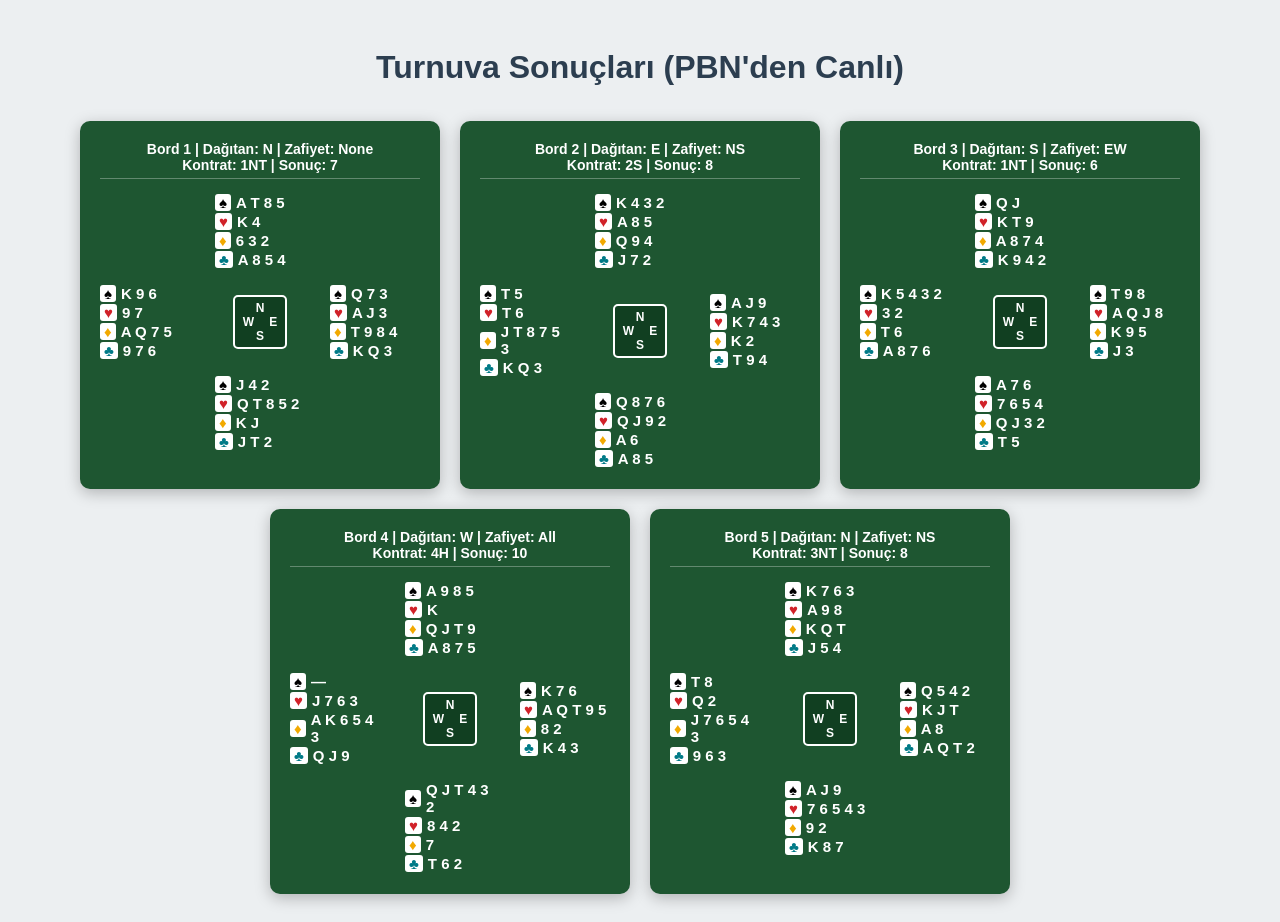
<file: index1.html>
<!DOCTYPE html>
<html lang="tr">
<head>
    <meta charset="UTF-8">
    <meta name="viewport" content="width=device-width, initial-scale=1.0">
    <title>PBN'den Okunan Dinamik Briç Elleri</title>
    <style>
        body { font-family: Arial, sans-serif; background-color: #eceff1; padding: 20px; display: flex; flex-direction: column; align-items: center; gap: 30px; }
        h1 { color: #2c3e50; margin-bottom: 5px; text-align: center; }
        .bridge-table { background: #1e5631; color: white; padding: 20px; border-radius: 10px; box-shadow: 0 4px 15px rgba(0,0,0,0.25); width: 320px; font-weight: bold; }
        .info { text-align: center; margin-bottom: 15px; border-bottom: 1px solid rgba(255,255,255,0.3); padding-bottom: 5px; font-size: 14px; }
        .hand { width: 90px; }
        .north { margin: 0 auto; text-align: left; }
        .middle-row { display: flex; justify-content: space-between; align-items: center; margin: 15px 0; }
        .west { text-align: left; }
        .compass { background: #113f21; border: 2px solid white; border-radius: 5px; width: 50px; height: 50px; display: flex; flex-direction: column; justify-content: center; align-items: center; font-size: 12px; }
        .east { text-align: left; }
        .south { margin: 0 auto; text-align: left; }
        .suit { display: flex; align-items: center; margin: 2px 0; font-size: 15px; }
        .spade { color: #000; background: white; border-radius: 3px; padding: 0 4px; margin-right: 5px; }
        .heart { color: #d12229; background: white; border-radius: 3px; padding: 0 4px; margin-right: 5px; }
        .diamond { color: #f2a900; background: white; border-radius: 3px; padding: 0 4px; margin-right: 5px; }
        .club { color: #007a87; background: white; border-radius: 3px; padding: 0 4px; margin-right: 5px; }
    </style>
</head>
<body>

    <h1>Turnuva Sonuçları (PBN'den Canlı)</h1>
    <div id="container" style="display: flex; flex-wrap: wrap; gap: 20px; justify-content: center;">PBN Dosyası Yükleniyor...</div>

<script>
// PBN formatındaki kartları ayıran fonksiyon (. karakterine göre böler)
function parseCards(suitString) {
    return suitString ? suitString.split('').join(' ') : '—';
}

// Tek bir eli PBN formatından alan fonksiyon (N:Kuzey.Doğu.Güney.Batı)
function parseDeal(dealLine) {
    const cleanDeal = dealLine.replace("N:", "");
    const directions = cleanDeal.split(" ");
    
    const parsePlayer = (str) => {
        const suits = str.split(".");
        return {
            S: parseCards(suits[0]),
            H: parseCards(suits[1]),
            D: parseCards(suits[2]),
            C: parseCards(suits[3])
        };
    };

    return {
        N: parsePlayer(directions[0]),
        E: parsePlayer(directions[1]),
        S: parsePlayer(directions[2]),
        W: parsePlayer(directions[3])
    };
}

// GitHub üzerindeki pbn dosyasını okuma işlemi
fetch('eller.pbn')
    .then(response => response.text())
    .then(text => {
        // PBN'deki her bir bordu ayırıyoruz
        const rawBoards = text.split(/\n\s*\n/);
        let htmlOutput = "";

        rawBoards.forEach(boardText => {
            if(!boardText.trim()) return;

            // Regex ile PBN taglerini çekiyoruz
            const boardNo = boardText.match(/\[Board "([^"]+)"\]/)?.[1] || "?";
            const dealer = boardText.match(/\[Dealer "([^"]+)"\]/)?.[1] || "?";
            const vul = boardText.match(/\[Vulnerable "([^"]+)"\]/)?.[1] || "None";
            const dealLine = boardText.match(/\[Deal "([^"]+)"\]/)?.[1];
            const contract = boardText.match(/\[Contract "([^"]+)"\]/)?.[1] || "Pas";
            const result = boardText.match(/\[Result "([^"]+)"\]/)?.[1] || "";

            if (!dealLine) return; // Dağılım yoksa atla

            const cards = parseDeal(dealLine);

            // Her el için HTML şablonu oluşturuyoruz
            htmlOutput += `
            <div class="bridge-table">
                <div class="info">Bord ${boardNo} | Dağıtan: ${dealer} | Zafiyet: ${vul}<br>Kontrat: ${contract} | Sonuç: ${result}</div>
                
                <div class="hand north">
                    <div class="suit"><span class="spade">♠</span> ${cards.N.S}</div>
                    <div class="suit"><span class="heart">♥</span> ${cards.N.H}</div>
                    <div class="suit"><span class="diamond">♦</span> ${cards.N.D}</div>
                    <div class="suit"><span class="club">♣</span> ${cards.N.C}</div>
                </div>

                <div class="middle-row">
                    <div class="hand west">
                        <div class="suit"><span class="spade">♠</span> ${cards.W.S}</div>
                        <div class="suit"><span class="heart">♥</span> ${cards.W.H}</div>
                        <div class="suit"><span class="diamond">♦</span> ${cards.W.D}</div>
                        <div class="suit"><span class="club">♣</span> ${cards.W.C}</div>
                    </div>
                    
                    <div class="compass">
                        <div>N</div>
                        <div style="display:flex; gap:15px;"><span>W</span><span>E</span></div>
                        <div>S</div>
                    </div>
                    
                    <div class="hand east">
                        <div class="suit"><span class="spade">♠</span> ${cards.E.S}</div>
                        <div class="suit"><span class="heart">♥</span> ${cards.E.H}</div>
                        <div class="suit"><span class="diamond">♦</span> ${cards.E.D}</div>
                        <div class="suit"><span class="club">♣</span> ${cards.E.C}</div>
                    </div>
                </div>

                <div class="hand south">
                    <div class="suit"><span class="spade">♠</span> ${cards.S.S}</div>
                    <div class="suit"><span class="heart">♥</span> ${cards.S.H}</div>
                    <div class="suit"><span class="diamond">♦</span> ${cards.S.D}</div>
                    <div class="suit"><span class="club">♣</span> ${cards.S.C}</div>
                </div>
            </div>`;
        });

        document.getElementById('container').innerHTML = htmlOutput;
    })
    .catch(err => {
        document.getElementById('container').innerHTML = "PBN dosyası yüklenirken hata oluştu.";
        console.error(err);
    });
</script>

</body>
</html>
</file>
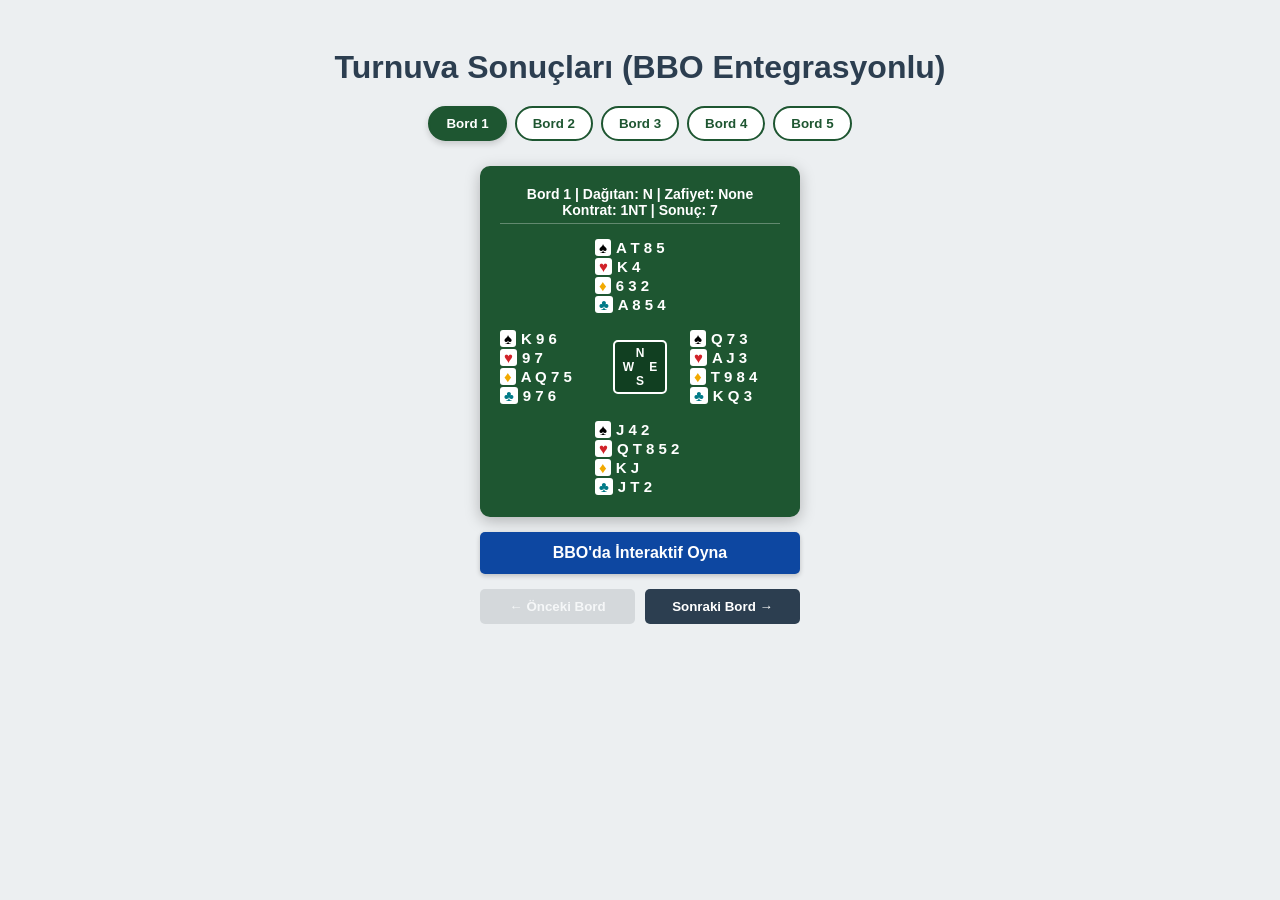
<file: index1_0.html>
<!DOCTYPE html>
<html lang="tr">
<head>
    <meta charset="UTF-8">
    <meta name="viewport" content="width=device-width, initial-scale=1.0">
    <title>PBN Briç El Galerisi & BBO Viewer v1.0</title>
    <link rel="stylesheet" href="style.css">
</head>
<body>

    <h1>Turnuva Sonuçları (BBO Entegrasyonlu)</h1>
    
    <div id="tabs" class="tab-container"></div>
    <div id="gallery-container">PBN Dosyası Yükleniyor...</div>

    <div class="nav-container">
        <button id="prev-btn" class="nav-btn" onclick="navigateBoard(-1)">← Önceki Bord</button>
        <button id="next-btn" class="nav-btn" onclick="navigateBoard(1)">Sonraki Bord →</button>
    </div>

<script>
let totalBoards = 0;
let currentIndex = 0;

function parseCards(suitString) {
    return suitString ? suitString.split('').join(' ') : '—';
}

function parseDeal(dealLine) {
    const cleanDeal = dealLine.replace("N:", "");
    const directions = cleanDeal.split(" ");
    const parsePlayer = (str) => {
        const suits = str.split(".");
        return { 
            S: parseCards(suits[0]), 
            H: parseCards(suits[1]), 
            D: parseCards(suits[2]), 
            C: parseCards(suits[3]) 
        };
    };
    return { 
        N: parsePlayer(directions[0]), 
        E: parsePlayer(directions[1]), 
        S: parsePlayer(directions[2]), 
        W: parsePlayer(directions[3]) 
    };
}

// BBO Kılavuzundaki (?s=...&w=...&n=...&e=...) Parametre Standartına Göre URL Üretici
function generateBboUrl(dealLine, boardNo, contract, dealer, vul) {
    const cleanDeal = dealLine.replace("N:", "");
    const parts = cleanDeal.split(" ");
    
    if(parts.length < 4) return "https://www.bridgebase.com/tools/handviewer.html";

    // PBN'deki Noktalı Veriyi BBO'nun Tanıyacağı "s...h...d...c..." Formatına Çeviren Fonksiyon
    const formatHandForBbo = (pbnHandString) => {
        if (!pbnHandString) return "";
        // PBN'deki onlu "T" harflerini BBO standardı olan "t" harfine çeviriyoruz
        const cleanHand = pbnHandString.replace(/T/g, "t").replace(/[cxy]/gi, "");
        const suits = cleanHand.split(".");
        return `s${suits[0] || ""}h${suits[1] || ""}d${suits[2] || ""}c${suits[3] || ""}`;
    };

    // PBN Sıralaması -> 0:Kuzey, 1:Doğu, 2:Güney, 3:Batı
    const northBbo = formatHandForBbo(parts[0]);
    const eastBbo  = formatHandForBbo(parts[1]);
    const southBbo = formatHandForBbo(parts[2]);
    const westBbo  = formatHandForBbo(parts[3]);

    const baseUrl = "https://www.bridgebase.com/tools/handviewer.html";
    
    // Zafiyet (Vulnerability) BBO Karşılıkları: None -> n, All -> b, NS -> n, EW -> e
    let bboVul = "n";
    if (vul) {
        const v = vul.toUpperCase();
        if(v === "NONE") bboVul = "n";
        else if(v === "ALL" || v === "BOTH") bboVul = "b";
        else if(v === "NS") bboVul = "n";
        else if(v === "EW") bboVul = "e";
    }

    // Dağıtan (Dealer) BBO Karşılığı: Küçük harf olmalı (n, e, s, w)
    let bboDealer = dealer ? dealer.trim().toLowerCase() : "n";

    // Kılavuza uygun parametre dizisi oluşturuluyor
    let params = [];
    params.push(`n=${encodeURIComponent(northBbo)}`);
    params.push(`e=${encodeURIComponent(eastBbo)}`);
    params.push(`s=${encodeURIComponent(southBbo)}`);
    params.push(`w=${encodeURIComponent(westBbo)}`);
    params.push(`d=${encodeURIComponent(bboDealer)}`);
    params.push(`v=${encodeURIComponent(bboVul)}`);
    if (boardNo) params.push(`b=${encodeURIComponent(boardNo.replace(/[^\d]/g, ""))}`);

    return `${baseUrl}?${params.join("&")}`;
}

function updateGallery() {
    document.querySelectorAll('.tab-btn').forEach(btn => btn.classList.remove('active'));
    document.querySelectorAll('.board-content').forEach(content => content.classList.remove('active'));
    
    const activeBtn = document.getElementById(`btn-idx-${currentIndex}`);
    const activeBoard = document.getElementById(`board-idx-${currentIndex}`);
    
    if (activeBtn) activeBtn.classList.add('active');
    if (activeBoard) activeBoard.classList.add('active');

    document.getElementById('prev-btn').disabled = (currentIndex === 0);
    document.getElementById('next-btn').disabled = (currentIndex === totalBoards - 1);
}

function switchBoard(index) {
    currentIndex = index;
    updateGallery();
}

function navigateBoard(direction) {
    let newIndex = currentIndex + direction;
    if (newIndex >= 0 && newIndex < totalBoards) {
        currentIndex = newIndex;
        updateGallery();
    }
}

function getPbnTag(text, tagName, defaultValue) {
    const regex = new RegExp('\\[' + tagName + ' "([^"]+)"\\]');
    const match = text.match(regex);
    return match ? match[1] : defaultValue;
}

fetch('eller.pbn?v=' + Math.random())
    .then(response => response.text())
    .then(text => {
        const rawBoards = text.split(/\n\s*\n/);
        let buttonsHtml = "";
        let galleryHtml = "";
        let localCounter = 0;

        rawBoards.forEach(boardText => {
            if(!boardText.trim()) return;

            const boardNo = getPbnTag(boardText, "Board", "?");
            const dealer = getPbnTag(boardText, "Dealer", "?");
            const vul = getPbnTag(boardText, "Vulnerable", "None");
            const dealLine = getPbnTag(boardText, "Deal", null);
            const contract = getPbnTag(boardText, "Contract", "Pas");
            const result = getPbnTag(boardText, "Result", "");

            if (!dealLine) return;

            const cards = parseDeal(dealLine);
            const activeClass = (localCounter === 0) ? "active" : "";
            const bboUrl = generateBboUrl(dealLine, boardNo, contract, dealer, vul);

            buttonsHtml += `<button id="btn-idx-${localCounter}" class="tab-btn ${activeClass}" onclick="switchBoard(${localCounter})">Bord ${boardNo}</button>`;

            galleryHtml += `
            <div id="board-idx-${localCounter}" class="board-content ${activeClass}">
                <div class="bridge-table">
                    <div class="info">Bord ${boardNo} | Dağıtan: ${dealer} | Zafiyet: ${vul}<br>Kontrat: ${contract} | Sonuç: ${result}</div>
                    
                    <div class="hand north">
                        <div class="suit"><span class="spade">♠</span> ${cards.N.S}</div>
                        <div class="suit"><span class="heart">♥</span> ${cards.N.H}</div>
                        <div class="suit"><span class="diamond">♦</span> ${cards.N.D}</div>
                        <div class="suit"><span class="club">♣</span> ${cards.N.C}</div>
                    </div>

                    <div class="middle-row">
                        <div class="hand west">
                            <div class="suit"><span class="spade">♠</span> ${cards.W.S}</div>
                            <div class="suit"><span class="heart">♥</span> ${cards.W.H}</div>
                            <div class="suit"><span class="diamond">♦</span> ${cards.W.D}</div>
                            <div class="suit"><span class="club">♣</span> ${cards.W.C}</div>
                        </div>
                        
                        <div class="compass">
                            <div>N</div>
                            <div style="display:flex; gap:15px;"><span>W</span><span>E</span></div>
                            <div>S</div>
                        </div>
                        
                        <div class="hand east">
                            <div class="suit"><span class="spade">♠</span> ${cards.E.S}</div>
                            <div class="suit"><span class="heart">♥</span> ${cards.E.H}</div>
                            <div class="suit"><span class="diamond">♦</span> ${cards.E.D}</div>
                            <div class="suit"><span class="club">♣</span> ${cards.E.C}</div>
                        </div>
                    </div>

                    <div class="hand south">
                        <div class="suit"><span class="spade">♠</span> ${cards.S.S}</div>
                        <div class="suit"><span class="heart">♥</span> ${cards.S.H}</div>
                        <div class="suit"><span class="diamond">♦</span> ${cards.S.D}</div>
                        <div class="suit"><span class="club">♣</span> ${cards.S.C}</div>
                    </div>
                </div>
                <a href="${bboUrl}" target="_blank" class="bbo-btn">BBO'da İnteraktif Oyna</a>
            </div>`;
            
            localCounter++;
        });

        totalBoards = localCounter;
        document.getElementById('tabs').innerHTML = buttonsHtml;
        document.getElementById('gallery-container').innerHTML = galleryHtml;
        updateGallery();
    })
    .catch(err => {
        document.getElementById('gallery-container').innerHTML = "PBN dosyası yüklenirken hata oluştu.";
        console.error(err);
    });
</script>

</body>
</html>
</file>
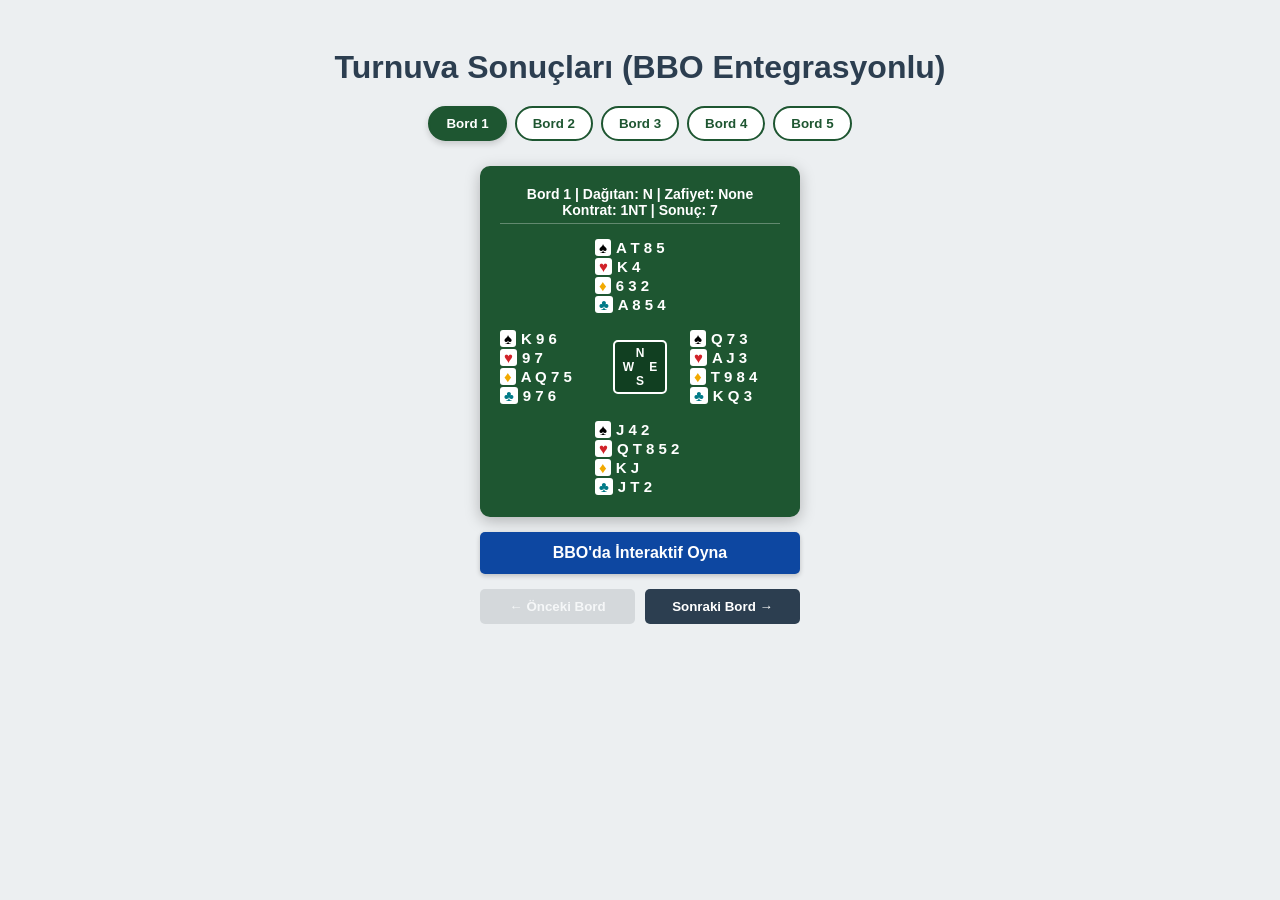
<file: index1_1.html>
<!DOCTYPE html>
<html lang="tr">
<head>
    <meta charset="UTF-8">
    <meta name="viewport" content="width=device-width, initial-scale=1.0">
    <title>PBN Briç El Galerisi & BBO Viewer v1.1</title>
    <link rel="stylesheet" href="style.css">
</head>
<body>

    <h1>Turnuva Sonuçları (BBO Entegrasyonlu)</h1>
    
    <div id="tabs" class="tab-container"></div>
    <div id="gallery-container">PBN Dosyası Yükleniyor...</div>

    <div class="nav-container">
        <button id="prev-btn" class="nav-btn" onclick="navigateBoard(-1)">← Önceki Bord</button>
        <button id="next-btn" class="nav-btn" onclick="navigateBoard(1)">Sonraki Bord →</button>
    </div>

<script>
let totalBoards = 0;
let currentIndex = 0;

function parseCards(suitString) {
    return suitString ? suitString.split('').join(' ') : '—';
}

function parseDeal(dealLine) {
    const cleanDeal = dealLine.replace("N:", "");
    const directions = cleanDeal.split(" ");
    const parsePlayer = (str) => {
        const suits = str.split(".");
        return { 
            S: parseCards(suits[0]), 
            H: parseCards(suits[1]), 
            D: parseCards(suits[2]), 
            C: parseCards(suits[3]) 
        };
    };
    return { 
        N: parsePlayer(directions[0]), 
        E: parsePlayer(directions[1]), 
        S: parsePlayer(directions[2]), 
        W: parsePlayer(directions[3]) 
    };
}

// BBO Kılavuzundaki (?s=...&w=...&n=...&e=...) Parametre Standartına Göre URL Üretici
function generateBboUrl(dealLine, boardNo, contract, dealer, vul) {
    const cleanDeal = dealLine.replace("N:", "");
    const parts = cleanDeal.split(" ");
    
    if(parts.length < 4) return "https://www.bridgebase.com/tools/handviewer.html";

    // PBN'deki Noktalı Veriyi BBO'nun Tanıyacağı "s...h...d...c..." Formatına Çeviren Fonksiyon
    const formatHandForBbo = (pbnHandString) => {
        if (!pbnHandString) return "";
        // PBN'deki onlu "T" harflerini BBO standardı olan "t" harfine çeviriyoruz
        const cleanHand = pbnHandString.replace(/T/g, "t").replace(/[cxy]/gi, "");
        const suits = cleanHand.split(".");
        return `s${suits[0] || ""}h${suits[1] || ""}d${suits[2] || ""}c${suits[3] || ""}`;
    };

    // PBN Sıralaması -> 0:Kuzey, 1:Doğu, 2:Güney, 3:Batı
    const northBbo = formatHandForBbo(parts[0]);
    const eastBbo  = formatHandForBbo(parts[1]);
    const southBbo = formatHandForBbo(parts[2]);
    const westBbo  = formatHandForBbo(parts[3]);

    const baseUrl = "https://www.bridgebase.com/tools/handviewer.html";
    
    // Zafiyet (Vulnerability) BBO Karşılıkları: None -> n, All -> b, NS -> n, EW -> e
    let bboVul = "n";
    if (vul) {
        const v = vul.toUpperCase();
        if(v === "NONE") bboVul = "n";
        else if(v === "ALL" || v === "BOTH") bboVul = "b";
        else if(v === "NS") bboVul = "n";
        else if(v === "EW") bboVul = "e";
    }

    // Dağıtan (Dealer) BBO Karşılığı: Küçük harf olmalı (n, e, s, w)
    let bboDealer = dealer ? dealer.trim().toLowerCase() : "n";

    // Kılavuza uygun parametre dizisi oluşturuluyor
    let params = [];
    params.push(`n=${encodeURIComponent(northBbo)}`);
    params.push(`e=${encodeURIComponent(eastBbo)}`);
    params.push(`s=${encodeURIComponent(southBbo)}`);
    params.push(`w=${encodeURIComponent(westBbo)}`);
    params.push(`d=${encodeURIComponent(bboDealer)}`);
    params.push(`v=${encodeURIComponent(bboVul)}`);
    if (boardNo) params.push(`b=${encodeURIComponent(boardNo.replace(/[^\d]/g, ""))}`);

// v1.1 EKLEMESI: İnteraktif butonları ve alt paneli açan sihirli kılavuz satırı
params.push("action=play");


    return `${baseUrl}?${params.join("&")}`;
}

function updateGallery() {
    document.querySelectorAll('.tab-btn').forEach(btn => btn.classList.remove('active'));
    document.querySelectorAll('.board-content').forEach(content => content.classList.remove('active'));
    
    const activeBtn = document.getElementById(`btn-idx-${currentIndex}`);
    const activeBoard = document.getElementById(`board-idx-${currentIndex}`);
    
    if (activeBtn) activeBtn.classList.add('active');
    if (activeBoard) activeBoard.classList.add('active');

    document.getElementById('prev-btn').disabled = (currentIndex === 0);
    document.getElementById('next-btn').disabled = (currentIndex === totalBoards - 1);
}

function switchBoard(index) {
    currentIndex = index;
    updateGallery();
}

function navigateBoard(direction) {
    let newIndex = currentIndex + direction;
    if (newIndex >= 0 && newIndex < totalBoards) {
        currentIndex = newIndex;
        updateGallery();
    }
}

function getPbnTag(text, tagName, defaultValue) {
    const regex = new RegExp('\\[' + tagName + ' "([^"]+)"\\]');
    const match = text.match(regex);
    return match ? match[1] : defaultValue;
}

fetch('eller.pbn?v=' + Math.random())
    .then(response => response.text())
    .then(text => {
        const rawBoards = text.split(/\n\s*\n/);
        let buttonsHtml = "";
        let galleryHtml = "";
        let localCounter = 0;

        rawBoards.forEach(boardText => {
            if(!boardText.trim()) return;

            const boardNo = getPbnTag(boardText, "Board", "?");
            const dealer = getPbnTag(boardText, "Dealer", "?");
            const vul = getPbnTag(boardText, "Vulnerable", "None");
            const dealLine = getPbnTag(boardText, "Deal", null);
            const contract = getPbnTag(boardText, "Contract", "Pas");
            const result = getPbnTag(boardText, "Result", "");

            if (!dealLine) return;

            const cards = parseDeal(dealLine);
            const activeClass = (localCounter === 0) ? "active" : "";
            const bboUrl = generateBboUrl(dealLine, boardNo, contract, dealer, vul);

            buttonsHtml += `<button id="btn-idx-${localCounter}" class="tab-btn ${activeClass}" onclick="switchBoard(${localCounter})">Bord ${boardNo}</button>`;

            galleryHtml += `
            <div id="board-idx-${localCounter}" class="board-content ${activeClass}">
                <div class="bridge-table">
                    <div class="info">Bord ${boardNo} | Dağıtan: ${dealer} | Zafiyet: ${vul}<br>Kontrat: ${contract} | Sonuç: ${result}</div>
                    
                    <div class="hand north">
                        <div class="suit"><span class="spade">♠</span> ${cards.N.S}</div>
                        <div class="suit"><span class="heart">♥</span> ${cards.N.H}</div>
                        <div class="suit"><span class="diamond">♦</span> ${cards.N.D}</div>
                        <div class="suit"><span class="club">♣</span> ${cards.N.C}</div>
                    </div>

                    <div class="middle-row">
                        <div class="hand west">
                            <div class="suit"><span class="spade">♠</span> ${cards.W.S}</div>
                            <div class="suit"><span class="heart">♥</span> ${cards.W.H}</div>
                            <div class="suit"><span class="diamond">♦</span> ${cards.W.D}</div>
                            <div class="suit"><span class="club">♣</span> ${cards.W.C}</div>
                        </div>
                        
                        <div class="compass">
                            <div>N</div>
                            <div style="display:flex; gap:15px;"><span>W</span><span>E</span></div>
                            <div>S</div>
                        </div>
                        
                        <div class="hand east">
                            <div class="suit"><span class="spade">♠</span> ${cards.E.S}</div>
                            <div class="suit"><span class="heart">♥</span> ${cards.E.H}</div>
                            <div class="suit"><span class="diamond">♦</span> ${cards.E.D}</div>
                            <div class="suit"><span class="club">♣</span> ${cards.E.C}</div>
                        </div>
                    </div>

                    <div class="hand south">
                        <div class="suit"><span class="spade">♠</span> ${cards.S.S}</div>
                        <div class="suit"><span class="heart">♥</span> ${cards.S.H}</div>
                        <div class="suit"><span class="diamond">♦</span> ${cards.S.D}</div>
                        <div class="suit"><span class="club">♣</span> ${cards.S.C}</div>
                    </div>
                </div>
                <a href="${bboUrl}" target="_blank" class="bbo-btn">BBO'da İnteraktif Oyna</a>
            </div>`;
            
            localCounter++;
        });

        totalBoards = localCounter;
        document.getElementById('tabs').innerHTML = buttonsHtml;
        document.getElementById('gallery-container').innerHTML = galleryHtml;
        updateGallery();
    })
    .catch(err => {
        document.getElementById('gallery-container').innerHTML = "PBN dosyası yüklenirken hata oluştu.";
        console.error(err);
    });
</script>

</body>
</html>
</file>
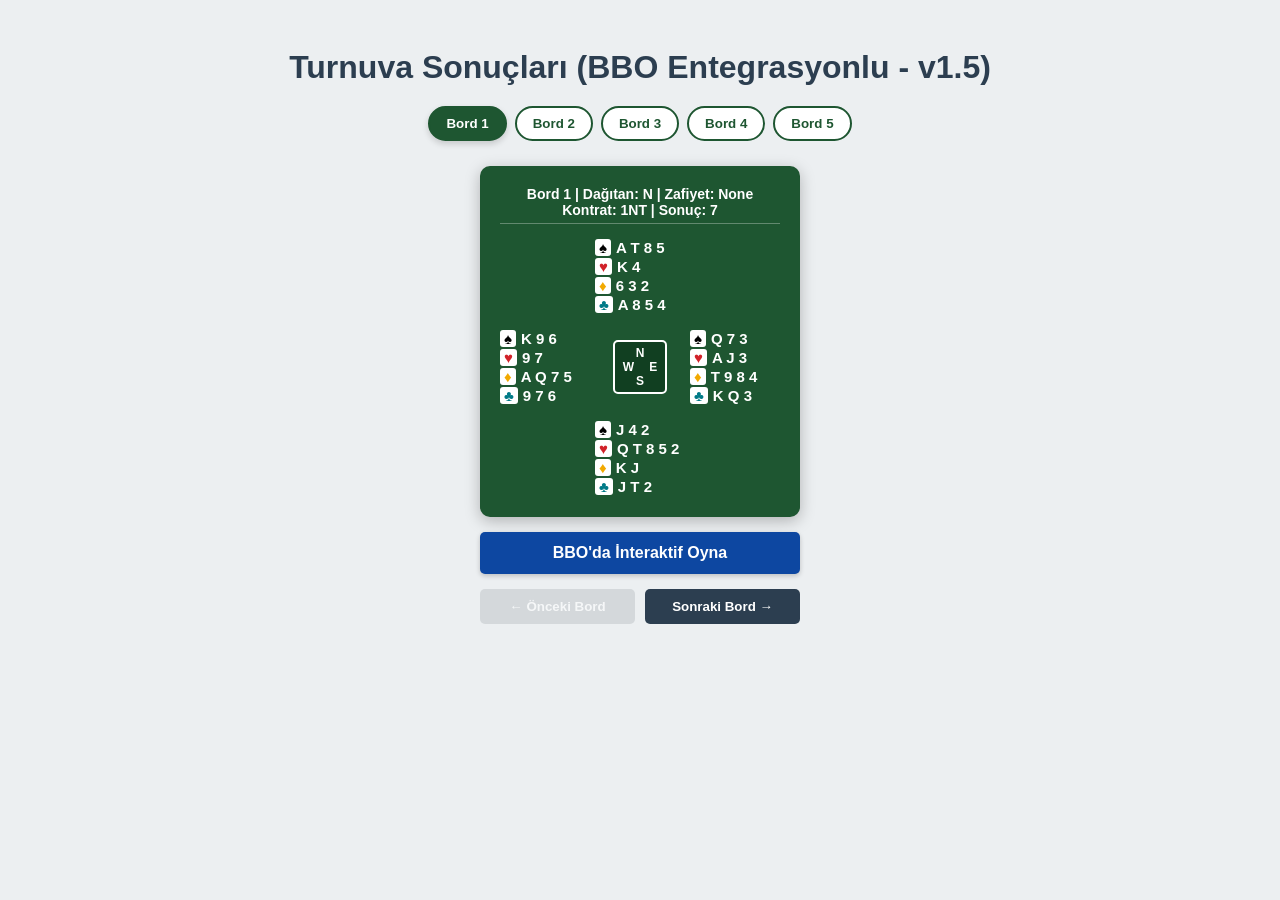
<file: index1_5.html>
<!DOCTYPE html>
<html lang="tr">
<head>
    <meta charset="UTF-8">
    <meta name="viewport" content="width=device-width, initial-scale=1.0">
    <title>PBN Briç El Galerisi & BBO Viewer</title>
    <link rel="stylesheet" href="style.css">
    <!-- v1.5 Baseline -->
</head>
<body>

    <h1>Turnuva Sonuçları (BBO Entegrasyonlu - v1.5)</h1>
    <div id="tabs" class="tab-container"></div>
    <div id="gallery-container">PBN Dosyası Yükleniyor...</div>

    <div class="nav-container">
        <button id="prev-btn" class="nav-btn" onclick="navigateBoard(-1)">← Önceki Bord</button>
        <button id="next-btn" class="nav-btn" onclick="navigateBoard(1)">Sonraki Bord →</button>
    </div>

<script>
let totalBoards = 0, currentIndex = 0;

function parseCards(suit) { return suit ? suit.split('').join(' ') : '—'; }

function parseDeal(dealLine) {
    const p = dealLine.replace("N:", "").split(" ");
    const getHand = (s) => { const k = s.split("."); return { S: parseCards(k[0]), H: parseCards(k[1]), D: parseCards(k[2]), C: parseCards(k[3]) }; };
    return { N: getHand(p[0]), E: getHand(p[1]), S: getHand(p[2]), W: getHand(p[3]) };
}

// BBO hvdoc Kılavuz Standartlarına Göre Geliştirilen Gerçek LIN Üretici (v1.5)
function generateBboUrl(dealLine, boardNo, contract, dealer, vul) {
    let clean = dealLine.replace("N:", "").replace(/[cxy]/gi, "").toUpperCase();
    let parts = clean.split(" ");
    if(parts.length < 4) return "#";

    // Kılavuz Kuralı: Noktalı el verisini BBO'nun tanıdığı S...H...D...C... formatına çevirir
    const buildLinHand = (pbnHandStr) => {
        if (!pbnHandStr) return "";
        let suits = pbnHandStr.split(".");
        return "S" + (suits[0] || "") + "H" + (suits[1] || "") + "D" + (suits[2] || "") + "C" + (suits[3] || "");
    };

    // Kılavuz Kuralı: PBN (N,E,S,W) sırasını BBO LIN (Güney,Batı,Kuzey,Doğu) sırasına sokar
    let southLin = buildLinHand(parts[2]);
    let westLin  = buildLinHand(parts[3]);
    let northLin = buildLinHand(parts[0]);
    let eastLin  = buildLinHand(parts[1]);

    let bboHands = southLin + "," + westLin + "," + northLin + "," + eastLin;
    
    const vMap = { "NONE": "o", "ALL": "b", "BOTH": "b", "NS": "n", "EW": "e" };
    const bboVul = vul ? (vMap[vul.toUpperCase().trim()] || "o") : "o";

    let bboContract = contract.trim().toUpperCase().replace(/NT/g, "N");
    if(bboContract === "PAS" || bboContract === "PASS") bboContract = "P";

    let biddingSequence = "";
    if (bboContract !== "P" && bboContract !== "PAS") {
        biddingSequence = "mb|" + bboContract + "|mb|p|mb|p|mb|p|";
    } else {
        biddingSequence = "mb|p|mb|p|mb|p|mb|p|";
    }

    let cleanBoard = String(boardNo).replace(/[^\d]/g, "");
    let linData = "md|1" + bboHands + "|ah|Board " + (cleanBoard || 1) + "|sv|" + bboVul + "|" + biddingSequence;
    
    return "https://bridgebase.com" + encodeURIComponent(linData);
}

function updateGallery() {
    document.querySelectorAll('.tab-btn, .board-content').forEach(el => el.classList.remove('active'));
    const activeBtn = document.getElementById("btn-idx-" + currentIndex);
    const activeBoard = document.getElementById("board-idx-" + currentIndex);
    if (activeBtn) activeBtn.classList.add('active');
    if (activeBoard) activeBoard.classList.add('active');
    document.getElementById('prev-btn').disabled = (currentIndex === 0);
    document.getElementById('next-btn').disabled = (currentIndex === totalBoards - 1);
}

function switchBoard(index) { currentIndex = index; updateGallery(); }
function navigateBoard(d) { if (currentIndex + d >= 0 && currentIndex + d < totalBoards) { currentIndex += d; updateGallery(); } }

// v1.5 Düzeltmesi: PBN tag verisini dizi olarak değil, saf metin (match[1]) olarak döndürür
function getPbnTag(text, tagName, defaultValue) {
    const regex = new RegExp('\\[' + tagName + ' "([^"]+)"\\]');
    const match = text.match(regex);
    return match ? match[1] : defaultValue;
}

fetch('eller.pbn?v=' + Math.random())
    .then(r => r.text())
    .then(text => {
        const normalizedText = text.replace(/\r\n/g, "\n");
        const rawBoards = normalizedText.split(/\n\s*\n/);
        let buttonsHtml = "", galleryHtml = "", localCounter = 0;

        rawBoards.forEach(boardText => {
            if(!boardText.trim()) return;

            const boardNo = getPbnTag(boardText, "Board", "?");
            const dealer = getPbnTag(boardText, "Dealer", "?");
            const vul = getPbnTag(boardText, "Vulnerable", "None");
            const dealLine = getPbnTag(boardText, "Deal", null);
            const contract = getPbnTag(boardText, "Contract", "Pas");
            const result = getPbnTag(boardText, "Result", "");

            if (!dealLine) return;
            const cards = parseDeal(dealLine);
            const activeClass = (localCounter === 0) ? "active" : "";
            const bboUrl = generateBboUrl(dealLine, boardNo, contract, dealer, vul);

            buttonsHtml += '<button id="btn-idx-' + localCounter + '" class="tab-btn ' + activeClass + '" onclick="switchBoard(' + localCounter + ')">Bord ' + boardNo + '</button>';
            galleryHtml += '<div id="board-idx-' + localCounter + '" class="board-content ' + activeClass + '">' +
                '<div class="bridge-table">' +
                    '<div class="info">Bord ' + boardNo + ' | Dağıtan: ' + dealer + ' | Zafiyet: ' + vul + '<br>Kontrat: ' + contract + ' | Sonuç: ' + result + '</div>' +
                    '<div class="hand north">' +
                        '<div class="suit"><span class="spade">♠</span> ' + cards.N.S + '</div><div class="suit"><span class="heart">♥</span> ' + cards.N.H + '</div>' +
                        '<div class="suit"><span class="diamond">♦</span> ' + cards.N.D + '</div><div class="suit"><span class="club">♣</span> ' + cards.N.C + '</div>' +
                    '</div>' +
                    '<div class="middle-row">' +
                        '<div class="hand west">' +
                            '<div class="suit"><span class="spade">♠</span> ' + cards.W.S + '</div><div class="suit"><span class="heart">♥</span> ' + cards.W.H + '</div>' +
                            '<div class="suit"><span class="diamond">♦</span> ' + cards.W.D + '</div><div class="suit"><span class="club">♣</span> ' + cards.W.C + '</div>' +
                        '</div>' +
                        '<div class="compass"><div>N</div><div style="display:flex; gap:15px;"><span>W</span><span>E</span></div><div>S</div></div>' +
                        '<div class="hand east">' +
                            '<div class="suit"><span class="spade">♠</span> ' + cards.E.S + '</div><div class="suit"><span class="heart">♥</span> ' + cards.E.H + '</div>' +
                            '<div class="suit"><span class="diamond">♦</span> ' + cards.E.D + '</div><div class="suit"><span class="club">♣</span> ' + cards.E.C + '</div>' +
                        '</div>' +
                    '</div>' +
                    '<div class="hand south">' +
                        '<div class="suit"><span class="spade">♠</span> ' + cards.S.S + '</div><div class="suit"><span class="heart">♥</span> ' + cards.S.H + '</div>' +
                        '<div class="suit"><span class="diamond">♦</span> ' + cards.S.D + '</div><div class="suit"><span class="club">♣</span> ' + cards.S.C + '</div>' +
                    '</div>' +
                '</div>' +
                '<a href="' + bboUrl + '" target="_blank" class="bbo-btn">BBO\'da İnteraktif Oyna</a>' +
            '</div>';
            
            localCounter++;
        });

        totalBoards = localCounter;
        document.getElementById('tabs').innerHTML = buttonsHtml;
        document.getElementById('gallery-container').innerHTML = galleryHtml;
        updateGallery();
    })
    .catch(err => { document.getElementById('gallery-container').innerHTML = "PBN dosyası yüklenirken hata oluştu."; });
</script>
</body>
</html>
</file>
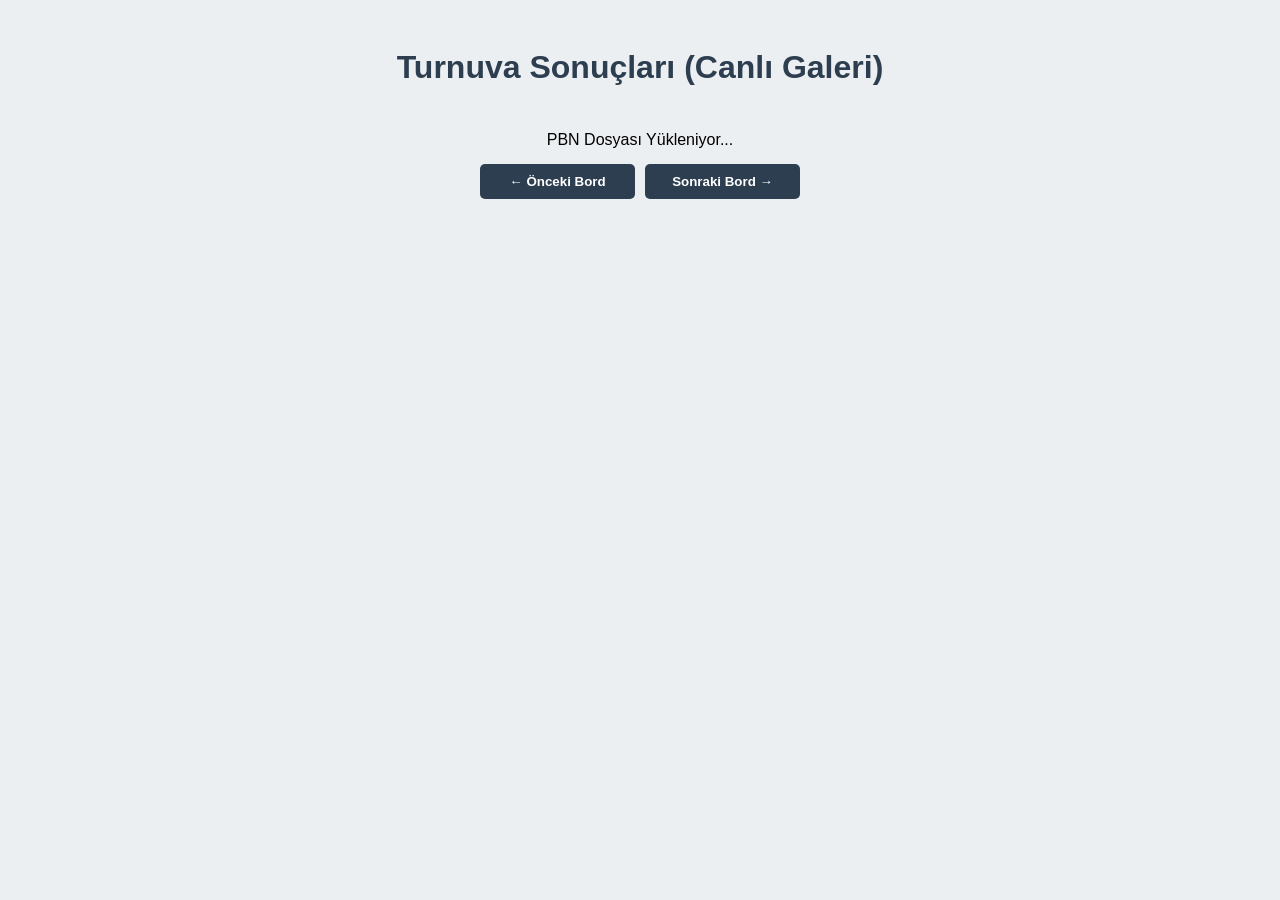
<file: index2.html>
<!DOCTYPE html>
<html lang="tr">
<head>
    <meta charset="UTF-8">
    <meta name="viewport" content="width=device-width, initial-scale=1.0">
    <title>PBN Briç El Galerisi</title>
    <style>
        body { font-family: Arial, sans-serif; background-color: #eceff1; padding: 20px; display: flex; flex-direction: column; align-items: center; }
        h1 { color: #2c3e50; margin-bottom: 20px; text-align: center; }
        
        /* Buton Grubu Stilleri */
        .tab-container { display: flex; flex-wrap: wrap; justify-content: center; gap: 8px; margin-bottom: 25px; max-width: 500px; }
        .tab-btn { background-color: #ffffff; border: 2px solid #1e5631; color: #1e5631; padding: 8px 16px; border-radius: 20px; cursor: pointer; font-weight: bold; transition: all 0.2s ease; }
        .tab-btn:hover { background-color: #e8f5e9; }
        .tab-btn.active { background-color: #1e5631; color: white; box-shadow: 0 3px 6px rgba(0,0,0,0.16); }
        
        /* Navigasyon Okları Stilleri */
        .nav-container { display: flex; justify-content: space-between; width: 320px; margin-top: 15px; gap: 10px; }
        .nav-btn { background-color: #2c3e50; border: none; color: white; padding: 10px 15px; border-radius: 5px; cursor: pointer; font-weight: bold; flex: 1; transition: background 0.2s; text-align: center; }
        .nav-btn:hover { background-color: #34495e; }
        .nav-btn:disabled { background-color: #bdc3c7; cursor: not-allowed; opacity: 0.5; }

        /* Briç Masası Stilleri */
        .board-content { display: none; }
        .board-content.active { display: block; animation: fadeIn 0.3s ease; }
        .bridge-table { background: #1e5631; color: white; padding: 20px; border-radius: 10px; box-shadow: 0 4px 15px rgba(0,0,0,0.25); width: 320px; font-weight: bold; margin: 0 auto; box-sizing: border-box; }
        .info { text-align: center; margin-bottom: 15px; border-bottom: 1px solid rgba(255,255,255,0.3); padding-bottom: 5px; font-size: 14px; }
        .hand { width: 90px; }
        .north { margin: 0 auto; text-align: left; }
        .middle-row { display: flex; justify-content: space-between; align-items: center; margin: 15px 0; }
        .west { text-align: left; }
        .compass { background: #113f21; border: 2px solid white; border-radius: 5px; width: 50px; height: 50px; display: flex; flex-direction: column; justify-content: center; align-items: center; font-size: 12px; }
        .east { text-align: left; }
        .south { margin: 0 auto; text-align: left; }
        .suit { display: flex; align-items: center; margin: 2px 0; font-size: 15px; }
        .spade { color: #000; background: white; border-radius: 3px; padding: 0 4px; margin-right: 5px; }
        .heart { color: #d12229; background: white; border-radius: 3px; padding: 0 4px; margin-right: 5px; }
        .diamond { color: #f2a900; background: white; border-radius: 3px; padding: 0 4px; margin-right: 5px; }
        .club { color: #007a87; background: white; border-radius: 3px; padding: 0 4px; margin-right: 5px; }

        @keyframes fadeIn { from { opacity: 0; } to { opacity: 1; } }
    </style>
</head>
<body>

    <h1>Turnuva Sonuçları (Canlı Galeri)</h1>
    
    <!-- Butonların dinamik yükleneceği alan -->
    <div id="tabs" class="tab-container"></div>
    
    <!-- Ellerin dinamik yükleneceği alan -->
    <div id="gallery-container">PBN Dosyası Yükleniyor...</div>

    <!-- Alt Navigasyon Okları -->
    <div class="nav-container">
        <button id="prev-btn" class="nav-btn" onclick="navigateBoard(-1)">← Önceki Bord</button>
        <button id="next-btn" class="nav-btn" onclick="navigateBoard(1)">Sonraki Bord →</button>
    </div>

<script>
let boardIds = []; // Yüklenen bordların ID listesi
let currentIndex = 0; // Aktif olan bordun indeksi

function parseCards(suitString) {
    return suitString ? suitString.split('').join(' ') : '—';
}

function parseDeal(dealLine) {
    const cleanDeal = dealLine.replace("N:", "");
    const directions = cleanDeal.split(" ");
    const parsePlayer = (str) => {
        const suits = str.split(".");
        return { S: parseCards(suits), H: parseCards(suits), D: parseCards(suits), C: parseCards(suits) };
    };
    return { N: parsePlayer(directions), E: parsePlayer(directions), S: parsePlayer(directions), W: parsePlayer(directions) };
}

// Seçilen el indeksine göre arayüzü güncelleyen fonksiyon
function updateGallery() {
    const activeBoardId = boardIds[currentIndex];

    // Üst butonların aktifliğini güncelle
    document.querySelectorAll('.tab-btn').forEach(btn => btn.classList.remove('active'));
    document.getElementById(`btn-${activeBoardId}`).classList.add('active');

    // Masaların görünürlüğünü güncelle
    document.querySelectorAll('.board-content').forEach(content => content.classList.remove('active'));
    document.getElementById(`board-${activeBoardId}`).classList.add('active');

    // Alt okların aktiflik/pasiflik durumunu kontrol et
    document.getElementById('prev-btn').disabled = (currentIndex === 0);
    document.getElementById('next-btn').disabled = (currentIndex === boardIds.length - 1);
}

// Üstteki yuvarlak butonlara tıklandığında çalışan fonksiyon
function switchBoard(boardNo) {
    currentIndex = boardIds.indexOf(boardNo);
    updateGallery();
}

// Alt ok butonlarına basıldığında çalışan fonksiyon (-1 veya +1 alır)
function navigateBoard(direction) {
    let newIndex = currentIndex + direction;
    if (newIndex >= 0 && newIndex < boardIds.length) {
        currentIndex = newIndex;
        updateGallery();
    }
}

fetch('eller.pbn')
    .then(response => response.text())
    .then(text => {
        const rawBoards = text.split(/\n\s*\n/);
        let buttonsHtml = "";
        let galleryHtml = "";
        let isFirst = true;

        rawBoards.forEach(boardText => {
            if(!boardText.trim()) return;

            const boardNo = boardText.match(/\[Board "([^"]+)"\]/)?. || "?";
            const dealer = boardText.match(/\[Dealer "([^"]+)"\]/)?. || "?";
            const vul = boardText.match(/\[Vulnerable "([^"]+)"\]/)?. || "None";
            const dealLine = boardText.match(/\[Deal "([^"]+)"\]/)?.;
            const contract = boardText.match(/\[Contract "([^"]+)"\]/)?. || "Pas";
            const result = boardText.match(/\[Result "([^"]+)"\]/)?. || "";

            if (!dealLine) return;

            // Listeye bord ID'sini ekle
            boardIds.push(boardNo);

            const cards = parseDeal(dealLine);
            const activeClass = isFirst ? "active" : "";

            // Üst Buton Şablonu
            buttonsHtml += `<button id="btn-${boardNo}" class="tab-btn ${activeClass}" onclick="switchBoard('${boardNo}')">Bord ${boardNo}</button>`;

            // Masa İçerik Şablonu
            galleryHtml += `
            <div id="board-${boardNo}" class="board-content ${activeClass}">
                <div class="bridge-table">
                    <div class="info">Bord ${boardNo} | Dağıtan: ${dealer} | Zafiyet: ${vul}<br>Kontrat: ${contract} | Sonuç: ${result}</div>
                    
                    <div class="hand north">
                        <div class="suit"><span class="spade">♠</span> ${cards.N.S}</div>
                        <div class="suit"><span class="heart">♥</span> ${cards.N.H}</div>
                        <div class="suit"><span class="diamond">♦</span> ${cards.N.D}</div>
                        <div class="suit"><span class="club">♣</span> ${cards.N.C}</div>
                    </div>

                    <div class="middle-row">
                        <div class="hand west">
                            <div class="suit"><span class="spade">♠</span> ${cards.W.S}</div>
                            <div class="suit"><span class="heart">♥</span> ${cards.W.H}</div>
                            <div class="suit"><span class="diamond">♦</span> ${cards.W.D}</div>
                            <div class="suit"><span class="club">♣</span> ${cards.W.C}</div>
                        </div>
                        
                        <div class="compass">
                            <div>N</div>
                            <div style="display:flex; gap:15px;"><span>W</span><span>E</span></div>
                            <div>S</div>
                        </div>
                        
                        <div class="hand east">
                            <div class="suit"><span class="spade">♠</span> ${cards.E.S}</div>
                            <div class="suit"><span class="heart">♥</span> ${cards.E.H}</div>
                            <div class="suit"><span class="diamond">♦</span> ${cards.E.D}</div>
                            <div class="suit"><span class="club">♣</span> ${cards.E.C}</div>
                        </div>
                    </div>

                    <div class="hand south">
                        <div class="suit"><span class="spade">♠</span> ${cards.S.S}</div>
                        <div class="suit"><span class="heart">♥</span> ${cards.S.H}</div>
                        <div class="suit"><span class="diamond">♦</span> ${cards.S.D}</div>
                        <div class="suit"><span class="club">♣</span> ${cards.S.C}</div>
                    </div>
                </div>
            </div>`;
            
            isFirst = false;
        });

        document.getElementById('tabs').innerHTML = buttonsHtml;
        document.getElementById('gallery-container').innerHTML = galleryHtml;
        
        // İlk yüklemede butonların durumunu ayarla
        updateGallery();
    })
    .catch(err => {
        document.getElementById('gallery-container').innerHTML = "PBN dosyası yüklenirken hata oluştu.";
        console.error(err);
    });
</script>

</body>
</html>
</file>
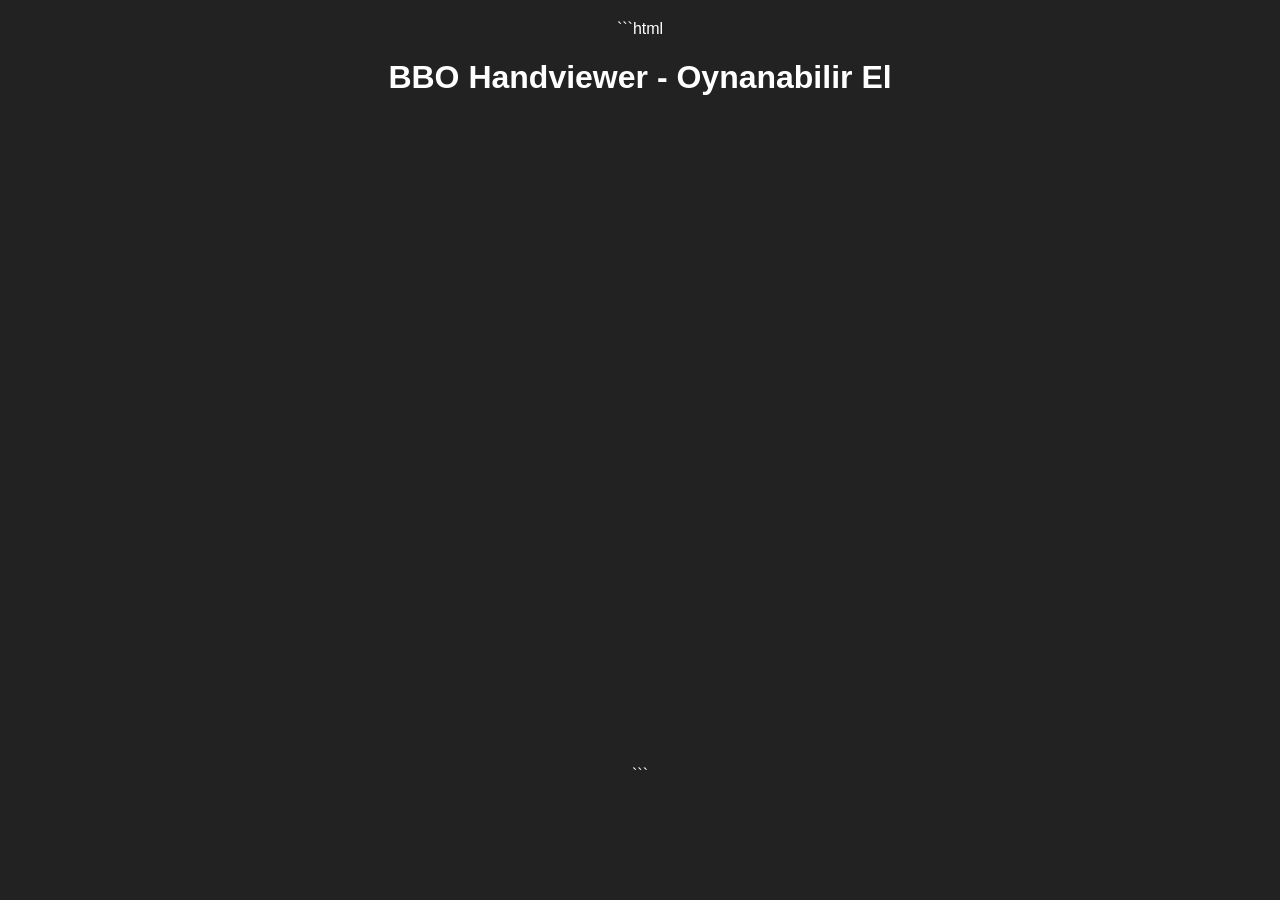
<file: indexCHTBPT1.html>
```html
<!DOCTYPE html>
<html lang="tr">
<head>
    <meta charset="UTF-8">
    <meta name="viewport" content="width=device-width, initial-scale=1.0">

    <title>BBO Handviewer Test</title>

    <style>
        body {
            margin: 0;
            padding: 20px;
            background: #222;
            color: white;
            font-family: Arial, sans-serif;
            text-align: center;
        }

        h1 {
            margin-bottom: 20px;
        }

        .viewer {
            width: 900px;
            max-width: 100%;
            height: 650px;
            margin: auto;
        }

        iframe {
            width: 100%;
            height: 100%;
            border: none;
        }
    </style>
</head>

<body>

    <h1>BBO Handviewer - Oynanabilir El</h1>

    <div class="viewer">

        <iframe
            src="https://www.bridgebase.com/tools/handviewer.html?s=SAKQJH987D654C32&n=S543HAT6DKQJC987&e=S987H32DA9876CKQ&w=S2HKQJ5DJ32CAJT&d=n&v=-&a=1SP2CP4S"
            allowfullscreen>
        </iframe>

    </div>

</body>
</html>
```
</file>
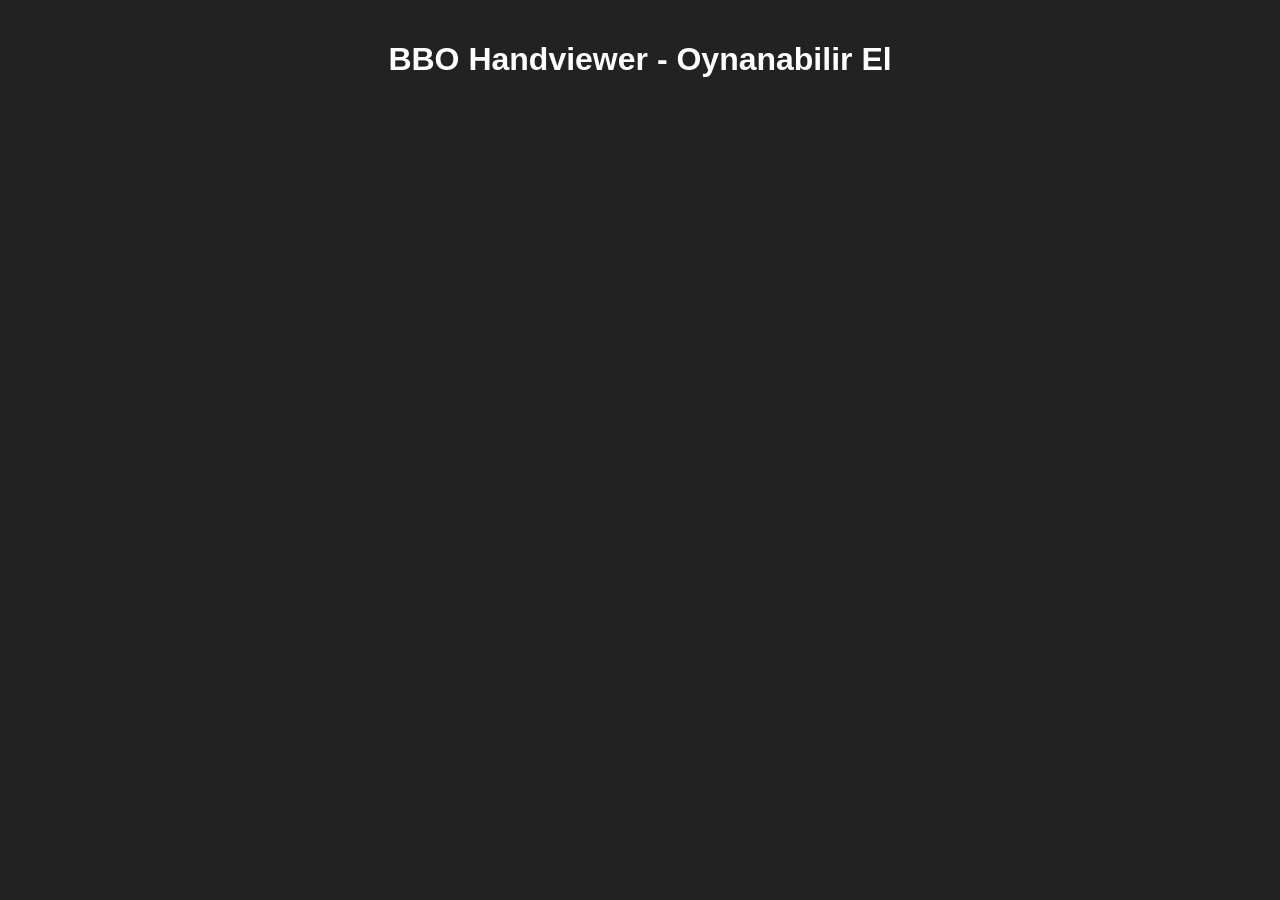
<file: indexCHTGPT2.html>
<!DOCTYPE html>
<html lang="tr">
<head>
    <meta charset="UTF-8">
    <meta name="viewport" content="width=device-width, initial-scale=1.0">

    <title>BBO Handviewer Test</title>

    <style>
        body {
            margin: 0;
            padding: 20px;
            background: #222;
            color: white;
            font-family: Arial, sans-serif;
            text-align: center;
        }

        h1 {
            margin-bottom: 20px;
        }

        .viewer {
            width: 900px;
            max-width: 100%;
            height: 650px;
            margin: auto;
        }

        iframe {
            width: 100%;
            height: 100%;
            border: none;
        }
    </style>
</head>

<body>

    <h1>BBO Handviewer - Oynanabilir El</h1>

    <div class="viewer">

        <iframe
            src="https://www.bridgebase.com/tools/handviewer.html?s=SA4HJ92DJ86CAQJ84&n=SKJ5HAKQT85DA9C92&e=SQ62H7DQ7542CK765&w=ST9873H643DKT3CT3&d=n&v=-&a=1SP2CP4S"
            allowfullscreen>
        </iframe>

    </div>

</body>
</html>
</file>
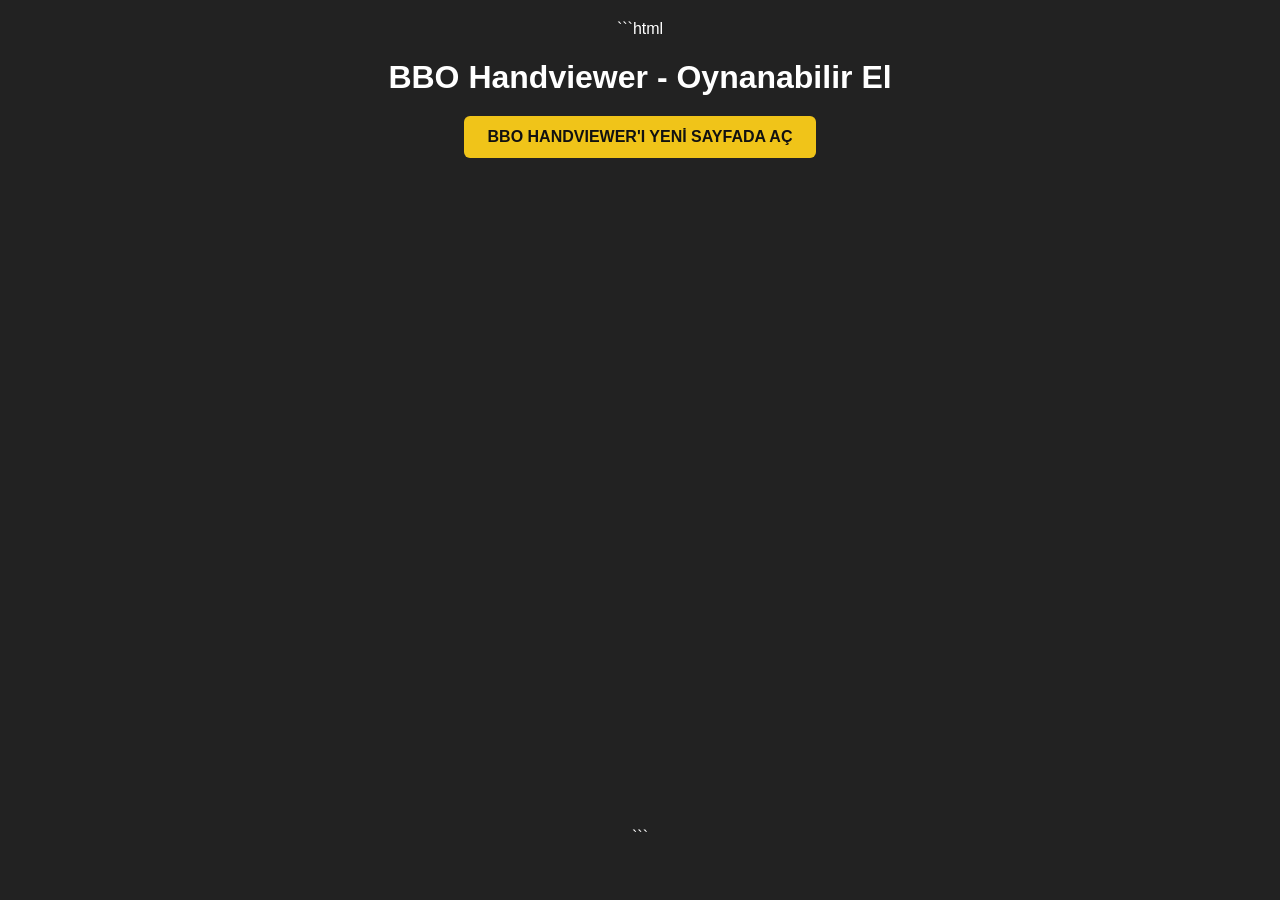
<file: indexCHTGPT3.html>
```html
<!DOCTYPE html>
<html lang="tr">
<head>
    <meta charset="UTF-8">
    <meta name="viewport" content="width=device-width, initial-scale=1.0">

    <title>BBO Handviewer - Oynanabilir El</title>

    <style>
        body {
            margin: 0;
            padding: 20px;
            background: #222;
            color: white;
            font-family: Arial, sans-serif;
            text-align: center;
        }

        h1 {
            margin-bottom: 20px;
        }

        .viewer {
            width: 900px;
            max-width: 100%;
            height: 650px;
            margin: auto;
        }

        iframe {
            width: 100%;
            height: 100%;
            border: none;
        }

        .open-button {
            display: inline-block;
            margin-bottom: 20px;
            padding: 12px 24px;
            background: #f0c419;
            color: #111;
            text-decoration: none;
            font-weight: bold;
            border-radius: 6px;
        }
    </style>
</head>

<body>

    <h1>BBO Handviewer - Oynanabilir El</h1>

    <a
        class="open-button"
        href="https://www.bridgebase.com/tools/handviewer.html?s=SA4HJ92DJ86CAQJ84&n=SKJ5HAKQT85DA9C92&e=SQ62H7DQ7542CK765&w=ST9873H643DKT3CT3&d=n&v=-&a=1SP2CP4S"
        target="_blank">
        BBO HANDVIEWER'I YENİ SAYFADA AÇ
    </a>

    <div class="viewer">

        <iframe
            src="https://www.bridgebase.com/tools/handviewer.html?s=SA4HJ92DJ86CAQJ84&n=SKJ5HAKQT85DA9C92&e=SQ62H7DQ7542CK765&w=ST9873H643DKT3CT3&d=n&v=-&a=1SP2CP4S"
            allowfullscreen>
        </iframe>

    </div>

</body>
</html>
```
</file>
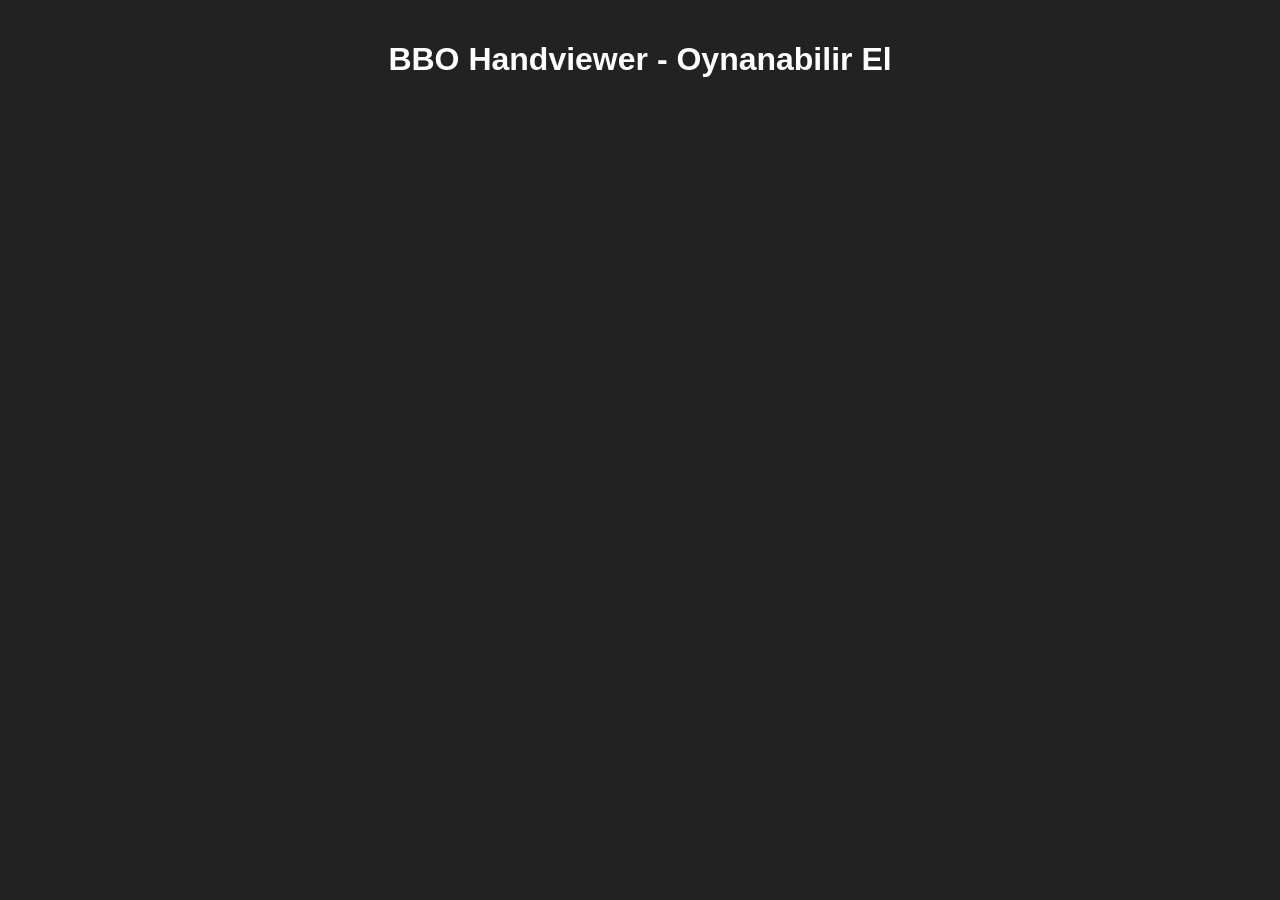
<file: indexCHTGPTWORK.html>
<!DOCTYPE html>
<html lang="tr">
<head>
    <meta charset="UTF-8">
    <meta name="viewport" content="width=device-width, initial-scale=1.0">

    <title>BBO Oynanabilir Briç Eli</title>

    <style>
        body {
            margin: 0;
            padding: 20px;
            background: #222;
            color: white;
            font-family: Arial, sans-serif;
            text-align: center;
        }

        h1 {
            margin-bottom: 20px;
        }

        .viewer {
            width: 900px;
            max-width: 100%;
            height: 650px;
            margin: auto;
        }

        iframe {
            width: 100%;
            height: 100%;
            border: none;
        }
    </style>
</head>

<body>

    <h1>BBO Handviewer - Oynanabilir El</h1>

    <div class="viewer">

        <iframe
            src="https://www.bridgebase.com/tools/handviewer.html?v3b=web&v3v=6.61.5&lin=pn%7C%2C%2C%2C%7Cst%7C%7Cmd%7C1SQ9752HKDKT732CAQ%2CS84HJ9842DQ85C873%2CSK63HAT653D94CK96%2CSAJTHQ7DAJ6CJT542%7Csv%7Co%7Crh%7C%7Cah%7CBoard+0%7Cmb%7C1S%7Cmb%7CP%7Cmb%7C2S%7Cmb%7CP%7Cmb%7CP%7Cmb%7CP%7Cpc%7CS4%7C"
            allowfullscreen>
        </iframe>

    </div>

</body>
</html>
</file>
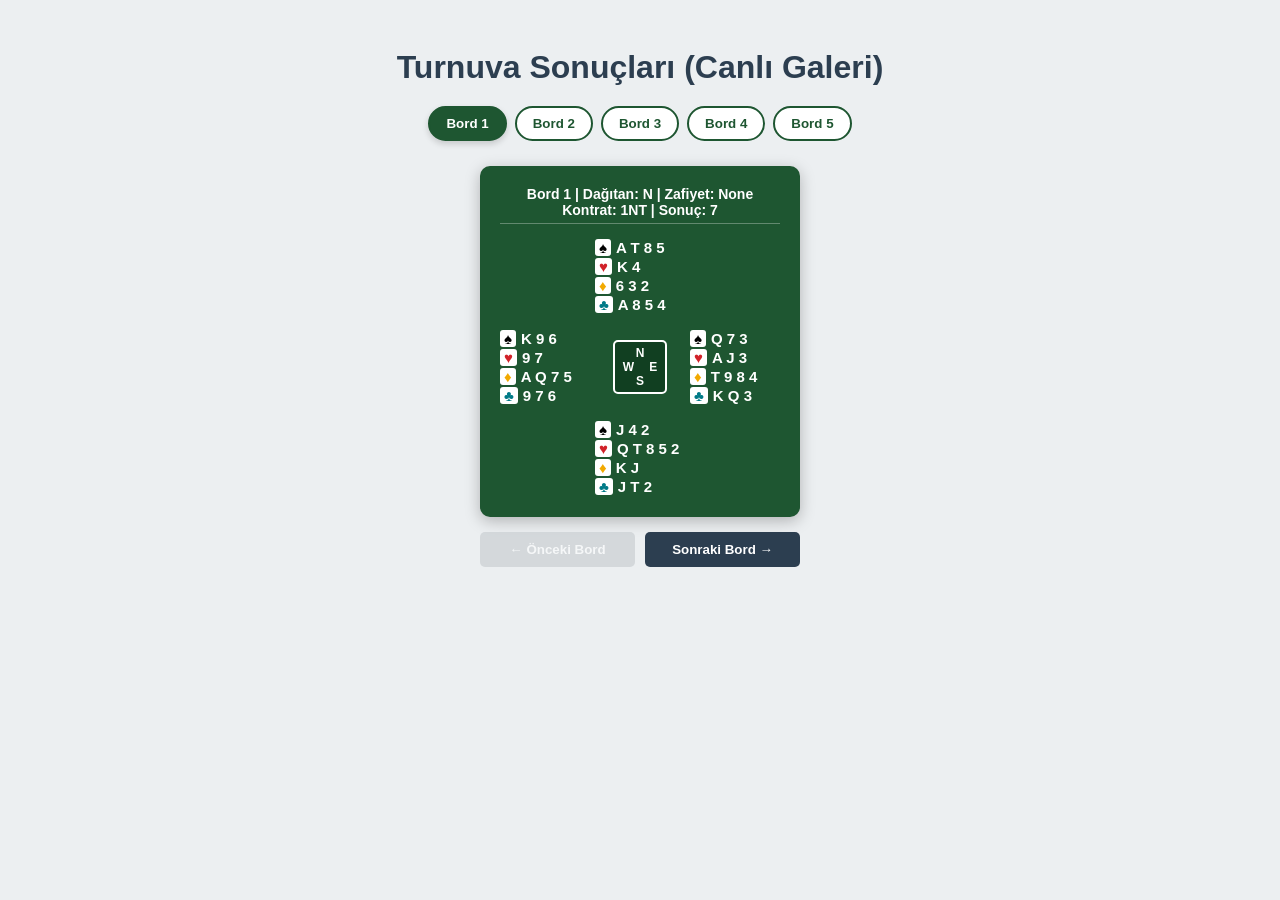
<file: indexwork.html>
<!DOCTYPE html>
<html lang="tr">
<head>
    <meta charset="UTF-8">
    <meta name="viewport" content="width=device-width, initial-scale=1.0">
    <title>PBN Briç El Galerisi</title>
    <style>
        body { font-family: Arial, sans-serif; background-color: #eceff1; padding: 20px; display: flex; flex-direction: column; align-items: center; }
        h1 { color: #2c3e50; margin-bottom: 20px; text-align: center; }
        
        /* Buton Grubu Stilleri */
        .tab-container { display: flex; flex-wrap: wrap; justify-content: center; gap: 8px; margin-bottom: 25px; max-width: 500px; }
        .tab-btn { background-color: #ffffff; border: 2px solid #1e5631; color: #1e5631; padding: 8px 16px; border-radius: 20px; cursor: pointer; font-weight: bold; transition: all 0.2s ease; }
        .tab-btn:hover { background-color: #e8f5e9; }
        .tab-btn.active { background-color: #1e5631; color: white; box-shadow: 0 3px 6px rgba(0,0,0,0.16); }
        
        /* Navigasyon Okları Stilleri */
        .nav-container { display: flex; justify-content: space-between; width: 320px; margin-top: 15px; gap: 10px; }
        .nav-btn { background-color: #2c3e50; border: none; color: white; padding: 10px 15px; border-radius: 5px; cursor: pointer; font-weight: bold; flex: 1; transition: background 0.2s; text-align: center; }
        .nav-btn:hover { background-color: #34495e; }
        .nav-btn:disabled { background-color: #bdc3c7; cursor: not-allowed; opacity: 0.5; }

        /* Briç Masası Stilleri */
        .board-content { display: none; }
        .board-content.active { display: block; animation: fadeIn 0.3s ease; }
        .bridge-table { background: #1e5631; color: white; padding: 20px; border-radius: 10px; box-shadow: 0 4px 15px rgba(0,0,0,0.25); width: 320px; font-weight: bold; margin: 0 auto; box-sizing: border-box; }
        .info { text-align: center; margin-bottom: 15px; border-bottom: 1px solid rgba(255,255,255,0.3); padding-bottom: 5px; font-size: 14px; }
        .hand { width: 90px; }
        .north { margin: 0 auto; text-align: left; }
        .middle-row { display: flex; justify-content: space-between; align-items: center; margin: 15px 0; }
        .west { text-align: left; }
        .compass { background: #113f21; border: 2px solid white; border-radius: 5px; width: 50px; height: 50px; display: flex; flex-direction: column; justify-content: center; align-items: center; font-size: 12px; }
        .east { text-align: left; }
        .south { margin: 0 auto; text-align: left; }
        .suit { display: flex; align-items: center; margin: 2px 0; font-size: 15px; }
        .spade { color: #000; background: white; border-radius: 3px; padding: 0 4px; margin-right: 5px; }
        .heart { color: #d12229; background: white; border-radius: 3px; padding: 0 4px; margin-right: 5px; }
        .diamond { color: #f2a900; background: white; border-radius: 3px; padding: 0 4px; margin-right: 5px; }
        .club { color: #007a87; background: white; border-radius: 3px; padding: 0 4px; margin-right: 5px; }

        @keyframes fadeIn { from { opacity: 0; } to { opacity: 1; } }
    </style>
</head>
<body>

    <h1>Turnuva Sonuçları (Canlı Galeri)</h1>
    
    <div id="tabs" class="tab-container"></div>
    <div id="gallery-container">PBN Dosyası Yükleniyor...</div>

    <div class="nav-container">
        <button id="prev-btn" class="nav-btn" onclick="navigateBoard(-1)">← Önceki Bord</button>
        <button id="next-btn" class="nav-btn" onclick="navigateBoard(1)">Sonraki Bord →</button>
    </div>

<script>
let totalBoards = 0; // Toplam yüklenen bord sayısı
let currentIndex = 0; // Aktif olan elin sırası (0'dan başlar)

function parseCards(suitString) {
    return suitString ? suitString.split('').join(' ') : '—';
}

function parseDeal(dealLine) {
    const cleanDeal = dealLine.replace("N:", "");
    const directions = cleanDeal.split(" ");
    const parsePlayer = (str) => {
        const suits = str.split(".");
        return { S: parseCards(suits[0]), H: parseCards(suits[1]), D: parseCards(suits[2]), C: parseCards(suits[3]) };
    };
    return { N: parsePlayer(directions[0]), E: parsePlayer(directions[1]), S: parsePlayer(directions[2]), W: parsePlayer(directions[3]) };
}

// Seçilen el indeksine göre ekranı güncelleyen fonksiyon
function updateGallery() {
    // Tüm buton ve tabloların aktifliğini temizle
    document.querySelectorAll('.tab-btn').forEach(btn => btn.classList.remove('active'));
    document.querySelectorAll('.board-content').forEach(content => content.classList.remove('active'));
    
    // Sadece aktif olan indekstekileri görünür yap
    const activeBtn = document.getElementById(`btn-idx-${currentIndex}`);
    const activeBoard = document.getElementById(`board-idx-${currentIndex}`);
    
    if (activeBtn) activeBtn.classList.add('active');
    if (activeBoard) activeBoard.classList.add('active');

    // Alt ok butonlarının sınır durumlarını kontrol et
    document.getElementById('prev-btn').disabled = (currentIndex === 0);
    document.getElementById('next-btn').disabled = (currentIndex === totalBoards - 1);
}

// Üstteki yuvarlak butonlara tıklandığında çalışan fonksiyon
function switchBoard(index) {
    currentIndex = index;
    updateGallery();
}

// Alt ok butonlarına basıldığında çalışan fonksiyon
function navigateBoard(direction) {
    let newIndex = currentIndex + direction;
    if (newIndex >= 0 && newIndex < totalBoards) {
        currentIndex = newIndex;
        updateGallery();
    }
}

// Önbellek sorununu önlemek için rastgele sürüm parametresi ekleyerek fetch ediyoruz
fetch('eller.pbn?v=' + Math.random())
    .then(response => response.text())
    .then(text => {
        const rawBoards = text.split(/\n\s*\n/);
        let buttonsHtml = "";
        let galleryHtml = "";
        let localCounter = 0;

        rawBoards.forEach(boardText => {
            if(!boardText.trim()) return;

            const boardNo = boardText.match(/\[Board "([^"]+)"\]/)?. [1] || "?";
            const dealer = boardText.match(/\[Dealer "([^"]+)"\]/)?. [1] || "?";
            const vul = boardText.match(/\[Vulnerable "([^"]+)"\]/)?. [1] || "None";
            const dealLine = boardText.match(/\[Deal "([^"]+)"\]/)?.[1];
            const contract = boardText.match(/\[Contract "([^"]+)"\]/)?. [1] || "Pas";
            const result = boardText.match(/\[Result "([^"]+)"\]/)?. [1] || "";

            if (!dealLine) return;

            const cards = parseDeal(dealLine);
            const activeClass = (localCounter === 0) ? "active" : "";

            // Üst Buton Yapısı (ID artık güvenli metin tabanlı)
            buttonsHtml += `<button id="btn-idx-${localCounter}" class="tab-btn ${activeClass}" onclick="switchBoard(${localCounter})">Bord ${boardNo}</button>`;

            // Masa İçerik Yapısı (ID artık güvenli metin tabanlı)
            galleryHtml += `
            <div id="board-idx-${localCounter}" class="board-content ${activeClass}">
                <div class="bridge-table">
                    <div class="info">Bord ${boardNo} | Dağıtan: ${dealer} | Zafiyet: ${vul}<br>Kontrat: ${contract} | Sonuç: ${result}</div>
                    
                    <div class="hand north">
                        <div class="suit"><span class="spade">♠</span> ${cards.N.S}</div>
                        <div class="suit"><span class="heart">♥</span> ${cards.N.H}</div>
                        <div class="suit"><span class="diamond">♦</span> ${cards.N.D}</div>
                        <div class="suit"><span class="club">♣</span> ${cards.N.C}</div>
                    </div>

                    <div class="middle-row">
                        <div class="hand west">
                            <div class="suit"><span class="spade">♠</span> ${cards.W.S}</div>
                            <div class="suit"><span class="heart">♥</span> ${cards.W.H}</div>
                            <div class="suit"><span class="diamond">♦</span> ${cards.W.D}</div>
                            <div class="suit"><span class="club">♣</span> ${cards.W.C}</div>
                        </div>
                        
                        <div class="compass">
                            <div>N</div>
                            <div style="display:flex; gap:15px;"><span>W</span><span>E</span></div>
                            <div>S</div>
                        </div>
                        
                        <div class="hand east">
                            <div class="suit"><span class="spade">♠</span> ${cards.E.S}</div>
                            <div class="suit"><span class="heart">♥</span> ${cards.E.H}</div>
                            <div class="suit"><span class="diamond">♦</span> ${cards.E.D}</div>
                            <div class="suit"><span class="club">♣</span> ${cards.E.C}</div>
                        </div>
                    </div>

                    <div class="hand south">
                        <div class="suit"><span class="spade">♠</span> ${cards.S.S}</div>
                        <div class="suit"><span class="heart">♥</span> ${cards.S.H}</div>
                        <div class="suit"><span class="diamond">♦</span> ${cards.S.D}</div>
                        <div class="suit"><span class="club">♣</span> ${cards.S.C}</div>
                    </div>
                </div>
            </div>`;
            
            localCounter++;
        });

        totalBoards = localCounter;
        document.getElementById('tabs').innerHTML = buttonsHtml;
        document.getElementById('gallery-container').innerHTML = galleryHtml;
        
        // İlk yüklemede butonların durumunu ayarla
        updateGallery();
    })
    .catch(err => {
        document.getElementById('gallery-container').innerHTML = "PBN dosyası yüklenirken hata oluştu.";
        console.error(err);
    });
</script>

</body>
</html>
</file>
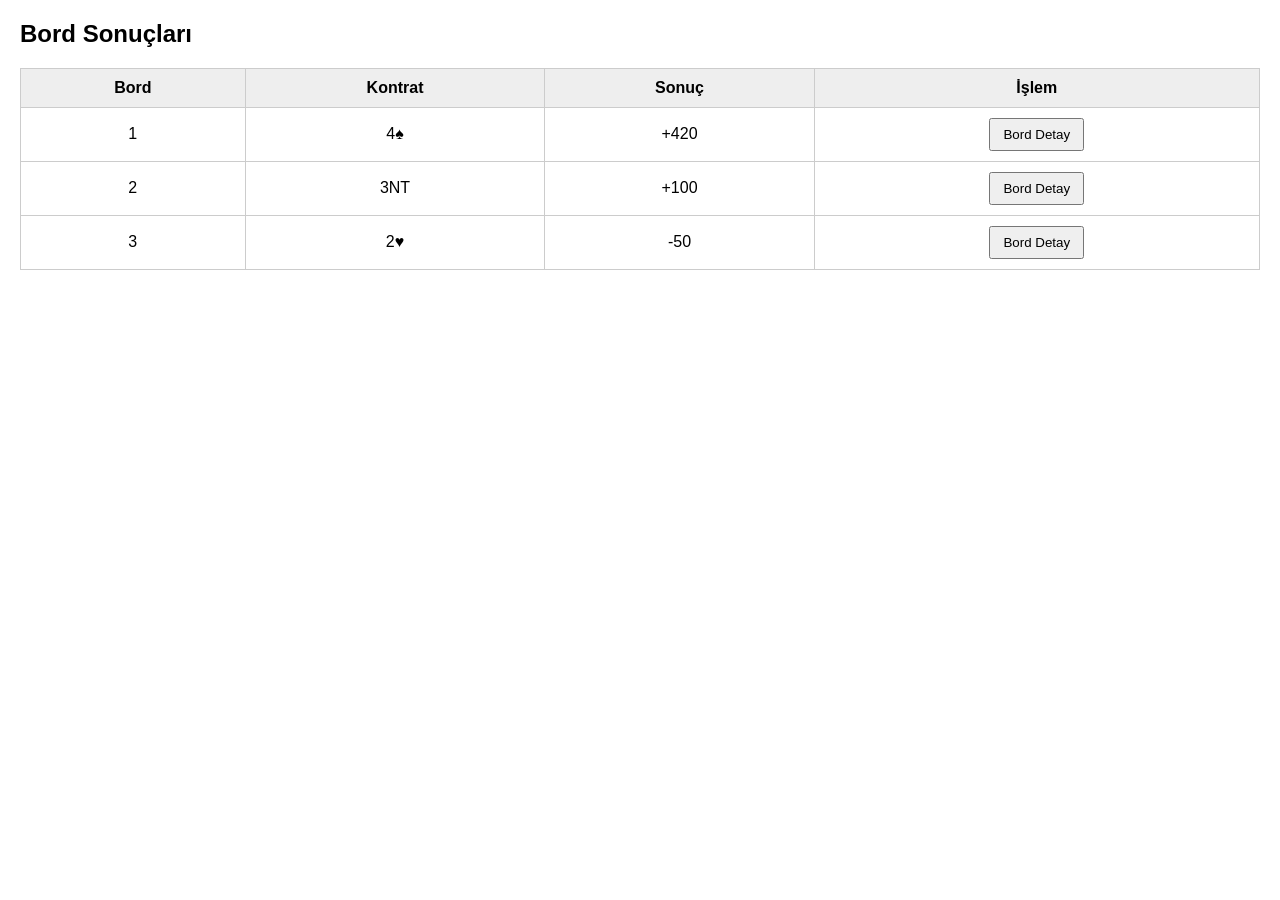
<file: indexWORKBEST.html>
<!DOCTYPE html>
<html lang="tr">
<head>
<meta charset="UTF-8">
<title>Bord Sonuçları</title>

<style>

body {
    font-family: Arial, sans-serif;
    margin: 20px;
}

/* ANA TABLO */

table {
    width: 100%;
    border-collapse: collapse;
}

th, td {
    border: 1px solid #ccc;
    padding: 10px;
    text-align: center;
}

th {
    background: #eee;
}

button {
    padding: 7px 12px;
    cursor: pointer;
}


/* MODALIN ARKA PLANI */

.modal-overlay {
    display: none;

    position: fixed;
    z-index: 1000;

    left: 0;
    top: 0;

    width: 100%;
    height: 100%;

    background: rgba(0, 0, 0, 0.65);
}


/* FORM / MODAL */

.modal {
    position: absolute;

    top: 50%;
    left: 50%;

    transform: translate(-50%, -50%);

    width: 950px;
    max-width: 95%;

    height: 750px;
    max-height: 90%;

    background: white;

    border-radius: 8px;

    box-shadow: 0 5px 30px rgba(0,0,0,0.5);

    overflow: hidden;
}


/* MODAL BAŞLIK */

.modal-header {
    height: 45px;

    background: #333;
    color: white;

    display: flex;
    align-items: center;
    justify-content: space-between;

    padding: 0 15px;

    box-sizing: border-box;
}

.modal-title {
    font-size: 18px;
    font-weight: bold;
}

.close-button {
    background: #c00;
    color: white;

    border: none;

    font-size: 20px;

    width: 35px;
    height: 30px;

    cursor: pointer;
}


/* BBO */

.bbo-container {
    width: 100%;
    height: calc(100% - 45px);
}

#bboViewer {
    width: 100%;
    height: 100%;

    border: none;
}

</style>
</head>


<body>

<h2>Bord Sonuçları</h2>


<!-- ANA TABLO -->

<table>

<thead>
<tr>
    <th>Bord</th>
    <th>Kontrat</th>
    <th>Sonuç</th>
    <th>İşlem</th>
</tr>
</thead>

<tbody>

<tr>
    <td>1</td>
    <td>4♠</td>
    <td>+420</td>

    <td>
        <button onclick="showBBO()">
            Bord Detay
        </button>
    </td>
</tr>

<tr>
    <td>2</td>
    <td>3NT</td>
    <td>+100</td>

    <td>
        <button onclick="showBBO()">
            Bord Detay
        </button>
    </td>
</tr>

<tr>
    <td>3</td>
    <td>2♥</td>
    <td>-50</td>

    <td>
        <button onclick="showBBO()">
            Bord Detay
        </button>
    </td>
</tr>

</tbody>

</table>



<!-- ================================================= -->
<!-- MODAL -->
<!-- ================================================= -->

<div id="bboModal" class="modal-overlay">

    <div class="modal">

        <div class="modal-header">

            <div class="modal-title">
                Bord Detayı
            </div>

            <button
                class="close-button"
                onclick="closeBBO()">
                X
            </button>

        </div>


        <div class="bbo-container">

            <iframe
                id="bboViewer"
                src=""
                allowfullscreen>
            </iframe>

        </div>

    </div>

</div>



<script>

function showBBO() {

    const bboURL =
"https://www.bridgebase.com/tools/handviewer.html?v3b=web&v3v=6.61.5&lin=pn%7C%2C%2C%2C%7Cst%7C%7Cmd%7C1SQ9752HKDKT732CAQ%2CS84HJ9842DQ85C873%2CSK63HAT653D94CK96%2CSAJTHQ7DAJ6CJT542%7Csv%7Co%7Crh%7C%7Cah%7CBoard+0%7Cmb%7C1S%7Cmb%7CP%7Cmb%7C2S%7Cmb%7CP%7Cmb%7CP%7Cmb%7Cpc%7CS4%7C";

    document.getElementById("bboViewer").src = bboURL;

    document.getElementById("bboModal").style.display = "block";
}


function closeBBO() {

    document.getElementById("bboModal").style.display = "none";

    /*
       BBO'yu kapatırken iframe'i temizliyoruz.
       Böylece sonraki bord açıldığında
       el baştan yüklenir.
    */

    document.getElementById("bboViewer").src = "";
}

</script>

</body>
</html>
</file>
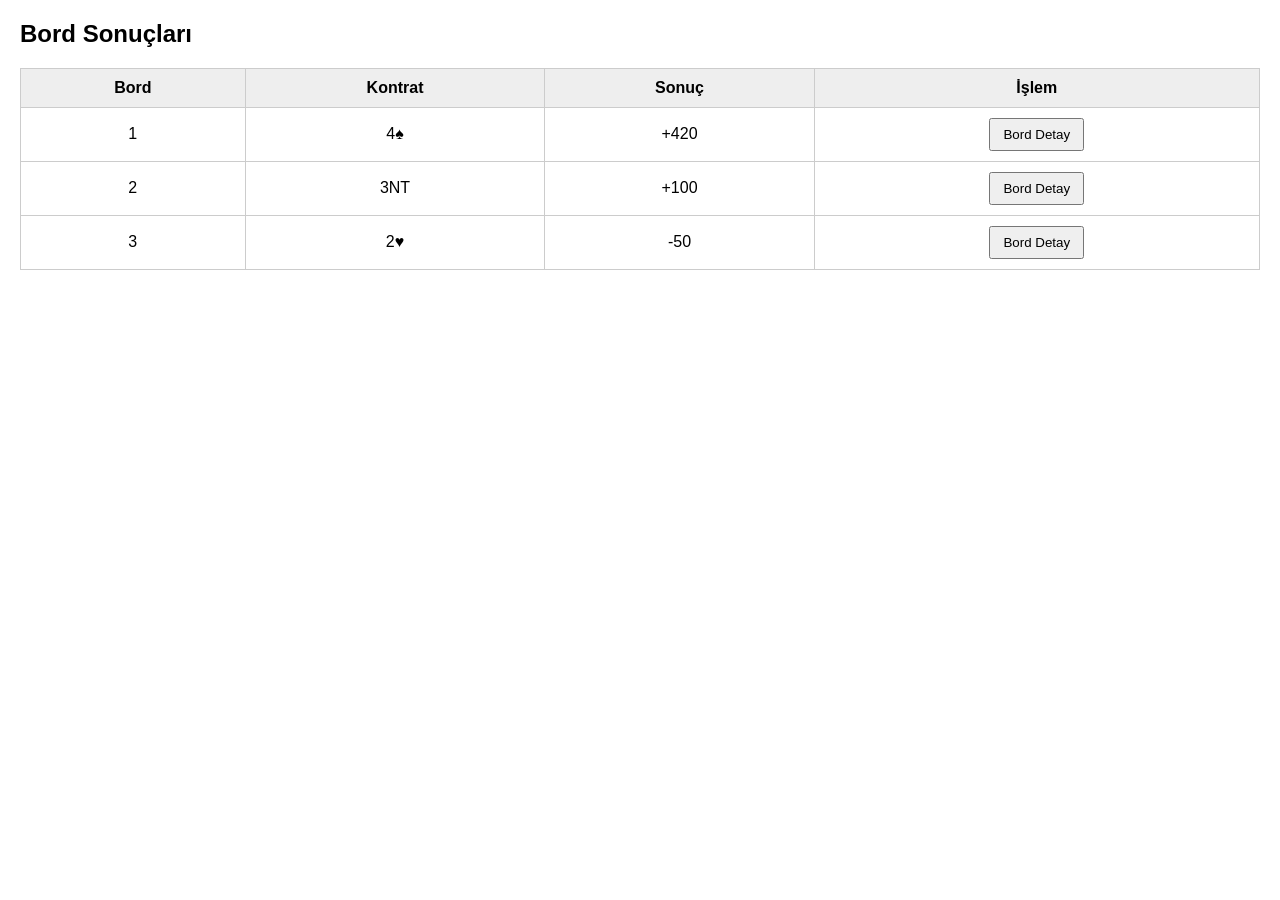
<file: indexWORKMODFORM.html>
<!DOCTYPE html>
<html lang="tr">
<head>
<meta charset="UTF-8">
<title>Bord Sonuçları</title>

<style>

body {
    font-family: Arial, sans-serif;
    margin: 20px;
}

/* ANA TABLO */

table {
    width: 100%;
    border-collapse: collapse;
}

th, td {
    border: 1px solid #ccc;
    padding: 10px;
    text-align: center;
}

th {
    background: #eee;
}

button {
    padding: 7px 12px;
    cursor: pointer;
}


/* MODALIN ARKA PLANI */

.modal-overlay {
    display: none;

    position: fixed;
    z-index: 1000;

    left: 0;
    top: 0;

    width: 100%;
    height: 100%;

    background: rgba(0, 0, 0, 0.65);
}


/* FORM / MODAL */

.modal {
    position: absolute;

    top: 50%;
    left: 50%;

    transform: translate(-50%, -50%);

    width: 950px;
    max-width: 95%;

    height: 750px;
    max-height: 90%;

    background: white;

    border-radius: 8px;

    box-shadow: 0 5px 30px rgba(0,0,0,0.5);

    overflow: hidden;
}


/* MODAL BAŞLIK */

.modal-header {
    height: 45px;

    background: #333;
    color: white;

    display: flex;
    align-items: center;
    justify-content: space-between;

    padding: 0 15px;

    box-sizing: border-box;
}

.modal-title {
    font-size: 18px;
    font-weight: bold;
}

.close-button {
    background: #c00;
    color: white;

    border: none;

    font-size: 20px;

    width: 35px;
    height: 30px;

    cursor: pointer;
}


/* BBO */

.bbo-container {
    width: 100%;
    height: calc(100% - 45px);
}

#bboViewer {
    width: 100%;
    height: 100%;

    border: none;
}

</style>
</head>


<body>

<h2>Bord Sonuçları</h2>


<!-- ANA TABLO -->

<table>

<thead>
<tr>
    <th>Bord</th>
    <th>Kontrat</th>
    <th>Sonuç</th>
    <th>İşlem</th>
</tr>
</thead>

<tbody>

<tr>
    <td>1</td>
    <td>4♠</td>
    <td>+420</td>

    <td>
        <button onclick="showBBO()">
            Bord Detay
        </button>
    </td>
</tr>

<tr>
    <td>2</td>
    <td>3NT</td>
    <td>+100</td>

    <td>
        <button onclick="showBBO()">
            Bord Detay
        </button>
    </td>
</tr>

<tr>
    <td>3</td>
    <td>2♥</td>
    <td>-50</td>

    <td>
        <button onclick="showBBO()">
            Bord Detay
        </button>
    </td>
</tr>

</tbody>

</table>



<!-- ================================================= -->
<!-- MODAL -->
<!-- ================================================= -->

<div id="bboModal" class="modal-overlay">

    <div class="modal">

        <div class="modal-header">

            <div class="modal-title">
                Bord Detayı
            </div>

            <button
                class="close-button"
                onclick="closeBBO()">
                X
            </button>

        </div>


        <div class="bbo-container">

            <iframe
                id="bboViewer"
                src=""
                allowfullscreen>
            </iframe>

        </div>

    </div>

</div>



<script>

function showBBO() {

    const bboURL =
    "https://www.bridgebase.com/tools/handviewer.html?v3b=web&v3v=6.61.5&lin=pn%7C%2C%2C%2C%7Cst%7C%7Cmd%7C1SQ9752HKDKT732CAQ%2CS84HJ9842DQ85C873%2CSK63HAT653D94CK96%2CSAJTHQ7DAJ6CJT542%7Csv%7Co%7Crh%7C%7Cah%7CBoard+0%7Cmb%7C1S%7Cmb%7CP%7Cmb%7C2S%7Cmb%7CP%7Cmb%7CP%7Cmb%7CP%7Cpc%7CS4%7C";

    document.getElementById("bboViewer").src = bboURL;

    document.getElementById("bboModal").style.display = "block";
}


function closeBBO() {

    document.getElementById("bboModal").style.display = "none";

    /*
       BBO'yu kapatırken iframe'i temizliyoruz.
       Böylece sonraki bord açıldığında
       el baştan yüklenir.
    */

    document.getElementById("bboViewer").src = "";
}

</script>

</body>
</html>
</file>
<file: style.css>
body { font-family: Arial, sans-serif; background-color: #eceff1; padding: 20px; display: flex; flex-direction: column; align-items: center; }
h1 { color: #2c3e50; margin-bottom: 20px; text-align: center; }

/* Üst Butonlar */
.tab-container { display: flex; flex-wrap: wrap; justify-content: center; gap: 8px; margin-bottom: 25px; max-width: 500px; }
.tab-btn { background-color: #ffffff; border: 2px solid #1e5631; color: #1e5631; padding: 8px 16px; border-radius: 20px; cursor: pointer; font-weight: bold; transition: all 0.2s ease; }
.tab-btn:hover { background-color: #e8f5e9; }
.tab-btn.active { background-color: #1e5631; color: white; box-shadow: 0 3px 6px rgba(0,0,0,0.16); }

/* Alt Oklar */
.nav-container { display: flex; justify-content: space-between; width: 320px; margin-top: 15px; gap: 10px; }
.nav-btn { background-color: #2c3e50; border: none; color: white; padding: 10px 15px; border-radius: 5px; cursor: pointer; font-weight: bold; flex: 1; transition: background 0.2s; text-align: center; }
.nav-btn:hover { background-color: #34495e; }
.nav-btn:disabled { background-color: #bdc3c7; cursor: not-allowed; opacity: 0.5; }

/* BBO Link Butonu */
.bbo-btn { display: inline-block; background-color: #0d47a1; color: white; text-decoration: none; padding: 12px; border-radius: 5px; text-align: center; font-weight: bold; margin-top: 15px; width: 320px; box-sizing: border-box; transition: background 0.2s; box-shadow: 0 2px 5px rgba(0,0,0,0.2); }
.bbo-btn:hover { background-color: #1565c0; }

/* Yeşil Masa */
.board-content { display: none; }
.board-content.active { display: block; animation: fadeIn 0.3s ease; }
.bridge-table { background: #1e5631; color: white; padding: 20px; border-radius: 10px; box-shadow: 0 4px 15px rgba(0,0,0,0.25); width: 320px; font-weight: bold; margin: 0 auto; box-sizing: border-box; }
.info { text-align: center; margin-bottom: 15px; border-bottom: 1px solid rgba(255,255,255,0.3); padding-bottom: 5px; font-size: 14px; }
.hand { width: 90px; }
.north { margin: 0 auto; text-align: left; }
.middle-row { display: flex; justify-content: space-between; align-items: center; margin: 15px 0; }
.west { text-align: left; }
.compass { background: #113f21; border: 2px solid white; border-radius: 5px; width: 50px; height: 50px; display: flex; flex-direction: column; justify-content: center; align-items: center; font-size: 12px; }
.east { text-align: left; }
.south { margin: 0 auto; text-align: left; }

/* Renk Simgeleri */
.suit { display: flex; align-items: center; margin: 2px 0; font-size: 15px; }
.spade { color: #000; background: white; border-radius: 3px; padding: 0 4px; margin-right: 5px; }
.heart { color: #d12229; background: white; border-radius: 3px; padding: 0 4px; margin-right: 5px; }
.diamond { color: #f2a900; background: white; border-radius: 3px; padding: 0 4px; margin-right: 5px; }
.club { color: #007a87; background: white; border-radius: 3px; padding: 0 4px; margin-right: 5px; }

@keyframes fadeIn { from { opacity: 0; } to { opacity: 1; } }
</file>
